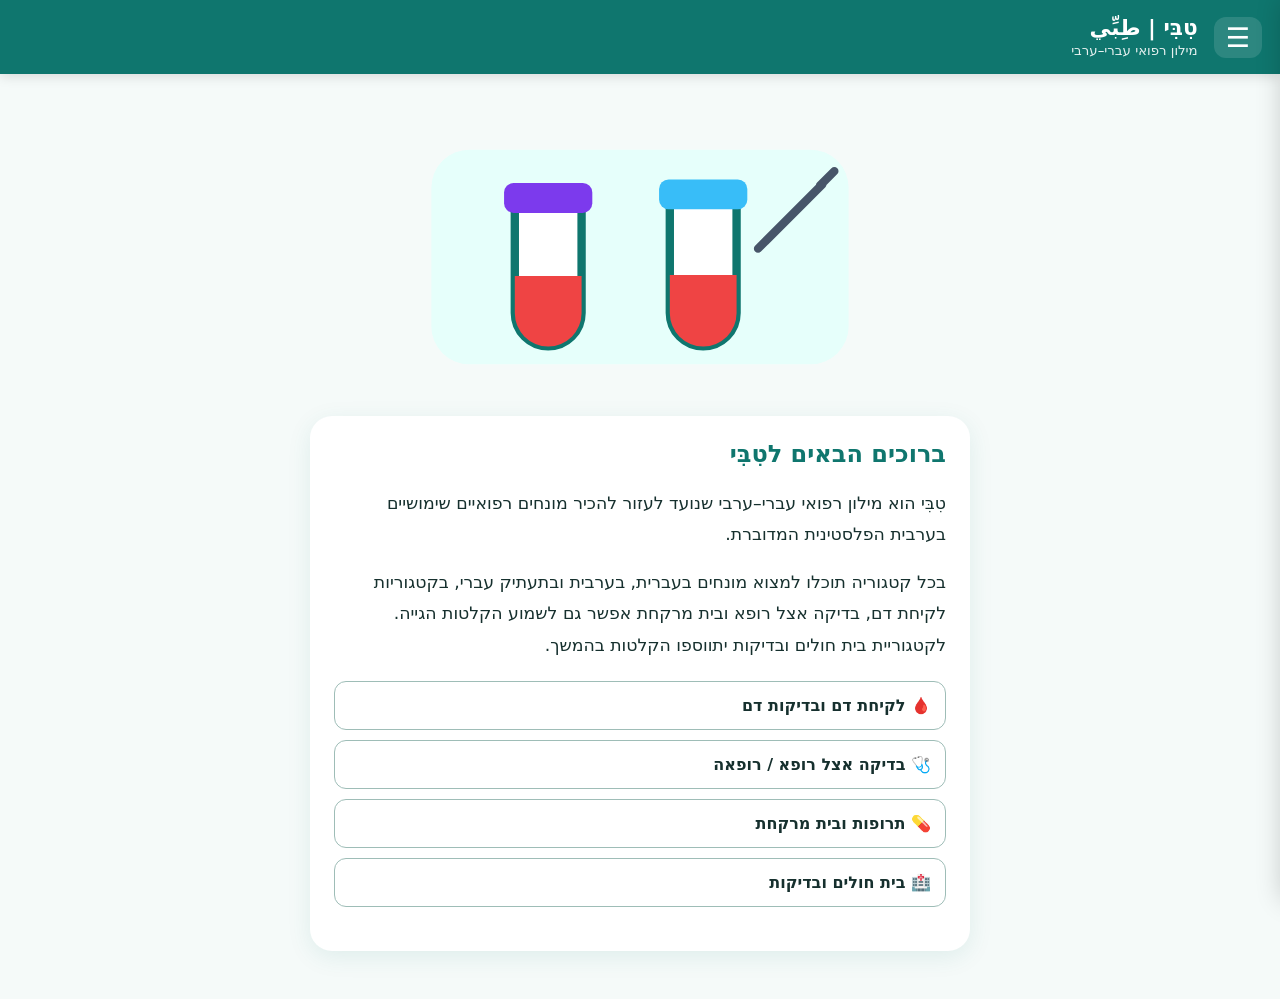
<file: index.html>
<!doctype html><html lang="he" dir="rtl"><head><meta charset="UTF-8"><meta name="viewport" content="width=device-width,initial-scale=1"><meta name="theme-color" content="#0f766e"><title>טִבִּי | طِبِّي</title><link rel="manifest" href="manifest.json"><link rel="icon" href="icon.svg" type="image/svg+xml"><link rel="apple-touch-icon" sizes="192x192" href="icon-192.png"><link rel="stylesheet" href="style.css"></head><body><header><button id="menuBtn" aria-controls="drawer" aria-expanded="false" aria-label="פתיחת תפריט">☰</button><div><b>טִבִּי | طِبِّي</b><small>מילון רפואי עברי–ערבי</small></div></header><div id="shade"></div><nav id="drawer" inert aria-hidden="true" aria-label="תפריט ראשי"><button id="closeBtn" aria-label="סגירת תפריט">×</button><h2>טִבִּי | طِبِّي</h2><a href="index.html">🏠 דף הבית</a><a href="categories/blood/">🩸 לקיחת דם ובדיקות דם</a><a href="categories/doctor/">🩺 בדיקה אצל רופא / רופאה</a><a href="categories/pharmacy/">💊 תרופות ובית מרקחת</a><a href="categories/hospital/">🏥 בית חולים ובדיקות</a></nav><main class="home"><section class="hero" aria-label="איור רפואי"><svg viewBox="0 0 420 260" role="img" aria-label="איור של מבחנות ומחט לבדיקת דם"><rect x="35" y="40" width="350" height="180" rx="32" fill="#e6fffb"/><path d="M105 82v95a28 28 0 0 0 56 0V82" fill="#fff" stroke="#0f766e" stroke-width="7"/><path d="M105 146h56v31a28 28 0 0 1-56 0z" fill="#ef4444"/><rect x="96" y="68" width="74" height="25" rx="8" fill="#7c3aed"/><path d="M235 78v99a28 28 0 0 0 56 0V78" fill="#fff" stroke="#0f766e" stroke-width="7"/><path d="M235 145h56v32a28 28 0 0 1-56 0z" fill="#ef4444"/><rect x="226" y="65" width="74" height="25" rx="8" fill="#38bdf8"/><path d="M315 117l48-48M309 123l12-12M361 70l12-12" stroke="#475569" stroke-width="7" stroke-linecap="round"/></svg></section><section class="intro"><h1>ברוכים הבאים לטִבִּי</h1><p>טִבִּי הוא מילון רפואי עברי–ערבי שנועד לעזור להכיר מונחים רפואיים שימושיים בערבית הפלסטינית המדוברת.</p><p>בכל קטגוריה תוכלו למצוא מונחים בעברית, בערבית ובתעתיק עברי, בקטגוריות לקיחת דם, בדיקה אצל רופא ובית מרקחת אפשר גם לשמוע הקלטות הגייה. לקטגוריית בית חולים ובדיקות יתווספו הקלטות בהמשך.</p><div class="category-links"><a href="categories/blood/">🩸 לקיחת דם ובדיקות דם</a><a href="categories/doctor/">🩺 בדיקה אצל רופא / רופאה</a><a href="categories/pharmacy/">💊 תרופות ובית מרקחת</a><a href="categories/hospital/">🏥 בית חולים ובדיקות</a></div><button id="installBtn" hidden>📲 התקנת היישומון</button></section></main><script src="app.js"></script></body></html>
</file>
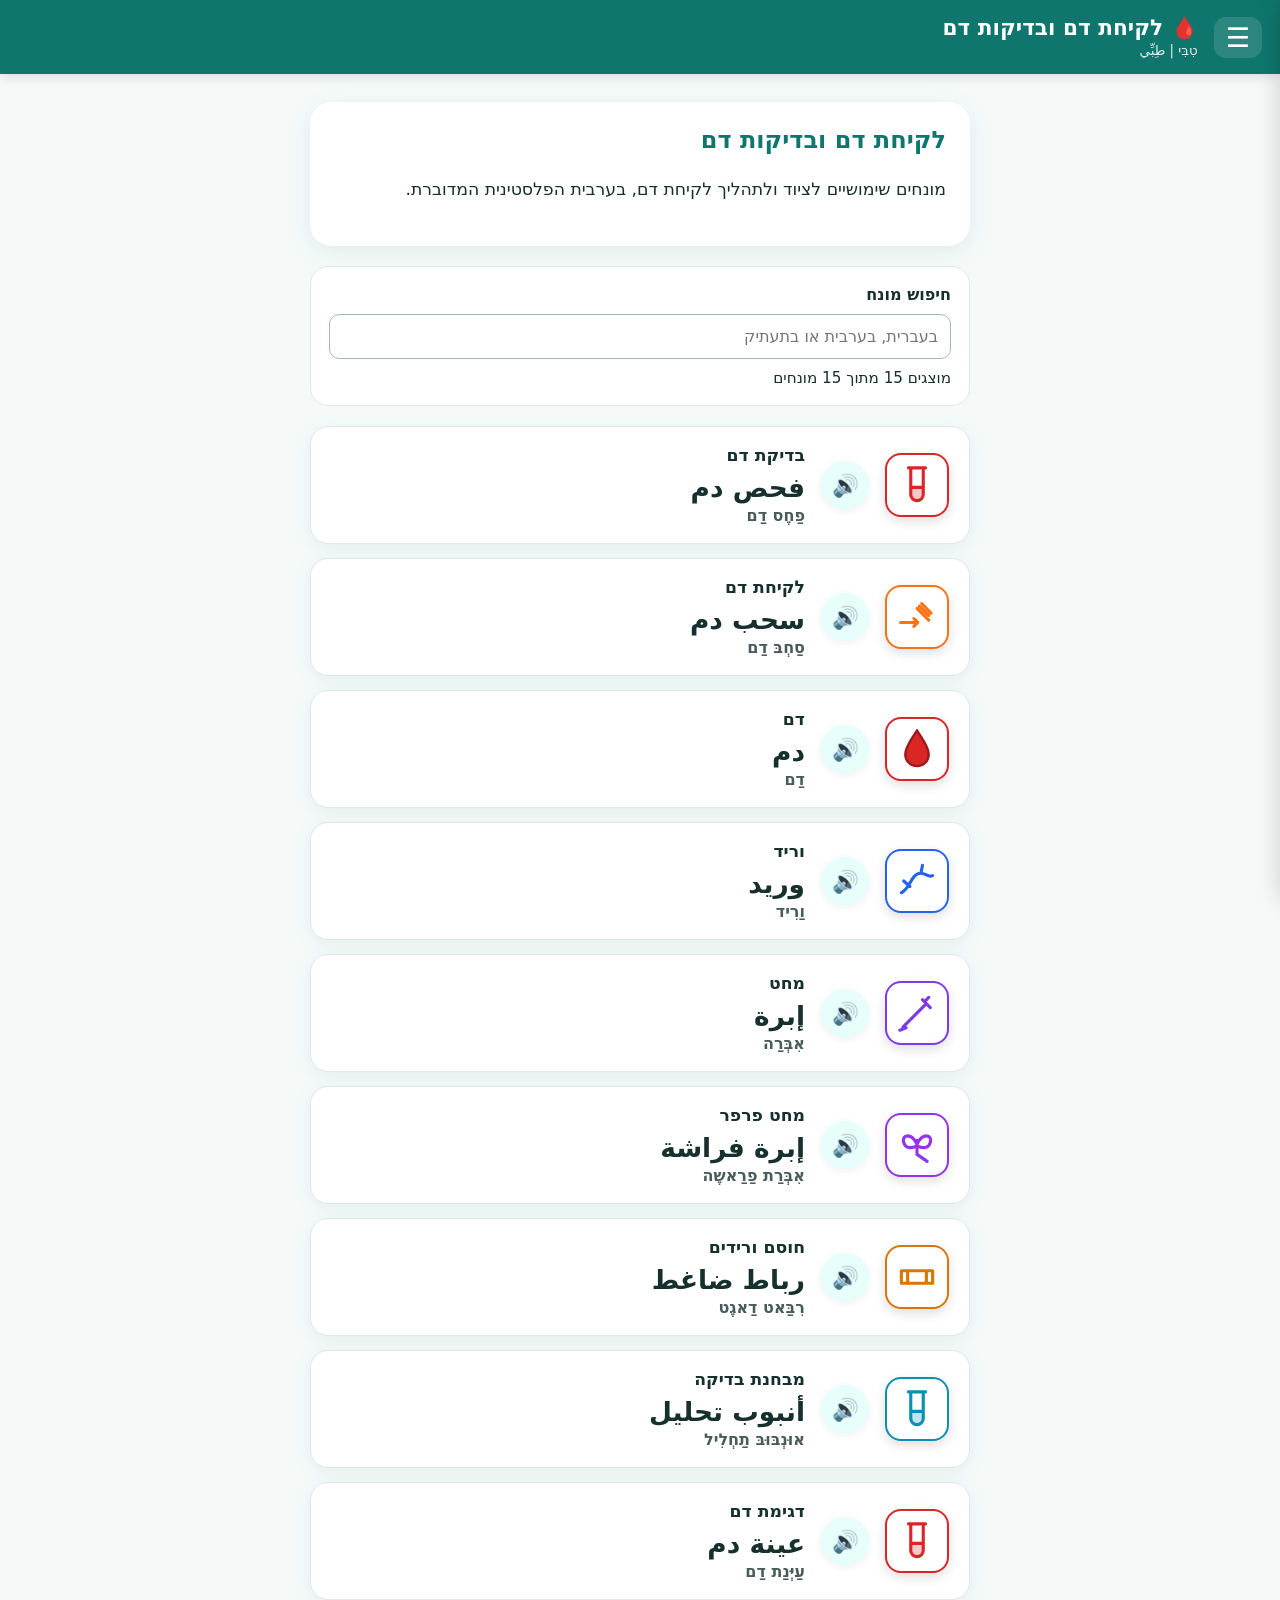
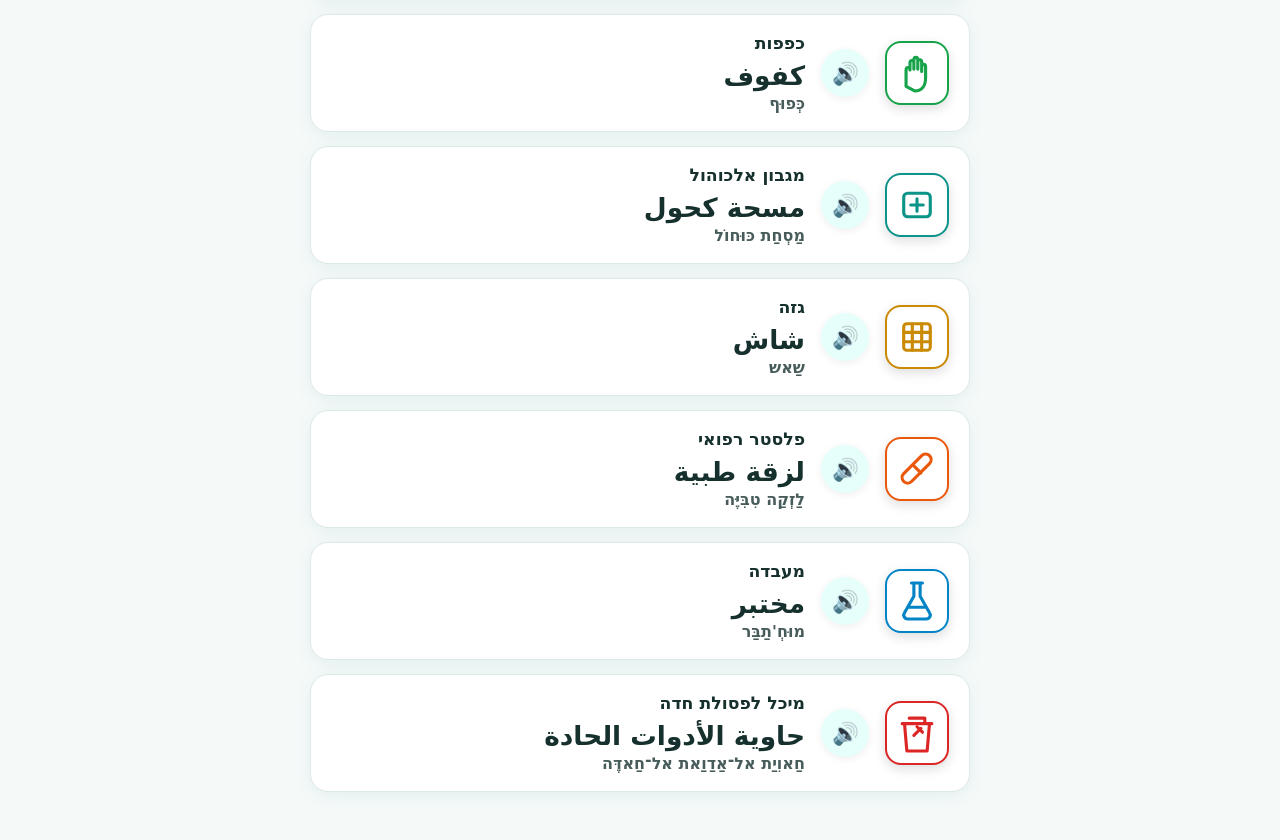
<file: categories/blood/index.html>
<!doctype html><html lang="he" dir="rtl"><head><meta charset="UTF-8"><meta name="viewport" content="width=device-width,initial-scale=1"><meta name="theme-color" content="#0f766e"><title>לקיחת דם | טִבִּי</title><link rel="manifest" href="../../manifest.json"><link rel="icon" href="../../icon.svg" type="image/svg+xml"><link rel="apple-touch-icon" sizes="192x192" href="../../icon-192.png"><link rel="stylesheet" href="../../style.css"></head><body><header><button id="menuBtn" aria-controls="drawer" aria-expanded="false" aria-label="פתיחת תפריט">☰</button><div><b>🩸 לקיחת דם ובדיקות דם</b><small>טִבִּי | طِبِّي</small></div></header><div id="shade"></div><nav id="drawer" inert aria-hidden="true" aria-label="תפריט ראשי"><button id="closeBtn" aria-label="סגירת תפריט">×</button><h2>טִבִּי | طِبِّي</h2><a href="../../index.html">🏠 דף הבית</a><a href="./index.html">🩸 לקיחת דם ובדיקות דם</a><a href="../doctor/">🩺 בדיקה אצל רופא / רופאה</a><a href="../pharmacy/">💊 תרופות ובית מרקחת</a><a href="../hospital/">🏥 בית חולים ובדיקות</a></nav><main class="home"><section class="intro"><h1>לקיחת דם ובדיקות דם</h1><p>מונחים שימושיים לציוד ולתהליך לקיחת דם, בערבית הפלסטינית המדוברת.</p></section><section class="search-box" aria-label="חיפוש בקטגוריה"><label for="termSearch">חיפוש מונח</label><input id="termSearch" type="search" placeholder="בעברית, בערבית או בתעתיק" autocomplete="off"><p id="searchStatus" role="status" aria-live="polite"></p></section><p id="audioStatus" role="status" class="audio-status"></p><section class="terms" aria-label="מונחים"><article class="term-card"><div class="icon-wrap"><svg class="term-icon" viewBox="0 0 64 64" aria-hidden="true"><path stroke="currentColor" stroke-width="3" fill="none" stroke-linecap="round" stroke-linejoin="round" d="M21 10h22M24 10v34a8 8 0 0 0 16 0V10M24 35h16"/><path d="M25.5 36h13v8a6.5 6.5 0 0 1-13 0z" fill="currentColor" opacity=".25"/></svg></div><button class="audio-btn" type="button" data-audio="../../audio/blood/fahas-dam.mp3" aria-label="השמעת ההגייה של בדיקת דם" aria-pressed="false">🔊</button><div class="term-text"><div class="he">בדיקת דם</div><div class="ar" lang="ar" dir="rtl">فحص دم</div><div class="tr">פַחֶס דַם</div></div></article><article class="term-card"><div class="icon-wrap"><svg class="term-icon" viewBox="0 0 64 64" aria-hidden="true"><path stroke="currentColor" stroke-width="3" fill="none" stroke-linecap="round" stroke-linejoin="round" d="M11 39h22m-5-5 5 5-5 5M38 15l12 12M35 18l12 12M32 21l15 15"/></svg></div><button class="audio-btn" type="button" data-audio="../../audio/blood/saheb-dam.mp3" aria-label="השמעת ההגייה של לקיחת דם" aria-pressed="false">🔊</button><div class="term-text"><div class="he">לקיחת דם</div><div class="ar" lang="ar" dir="rtl">سحب دم</div><div class="tr">סַחְבּ דַם</div></div></article><article class="term-card"><div class="icon-wrap"><svg class="term-icon" viewBox="0 0 64 64" aria-hidden="true"><path class="blood-drop" stroke="#991b1b" stroke-width="3" fill="#dc2626" stroke-linecap="round" stroke-linejoin="round" d="M32 8C25 20 17 29 17 39a15 15 0 0 0 30 0C47 29 39 20 32 8z"/></svg></div><button class="audio-btn" type="button" data-audio="../../audio/blood/dam.mp3" aria-label="השמעת ההגייה של דם" aria-pressed="false">🔊</button><div class="term-text"><div class="he">דם</div><div class="ar" lang="ar" dir="rtl">دم</div><div class="tr">דַם</div></div></article><article class="term-card"><div class="icon-wrap"><svg class="term-icon" viewBox="0 0 64 64" aria-hidden="true"><path stroke="currentColor" stroke-width="3" fill="none" stroke-linecap="round" stroke-linejoin="round" d="M12 47c12-5 12-25 25-25 7 0 9 6 15 3M23 39l-8-7m22-10 2-10"/></svg></div><button class="audio-btn" type="button" data-audio="../../audio/blood/warid.mp3" aria-label="השמעת ההגייה של וריד" aria-pressed="false">🔊</button><div class="term-text"><div class="he">וריד</div><div class="ar" lang="ar" dir="rtl">وريد</div><div class="tr">וַרִיד</div></div></article><article class="term-card"><div class="icon-wrap"><svg class="term-icon" viewBox="0 0 64 64" aria-hidden="true"><path stroke="currentColor" stroke-width="3" fill="none" stroke-linecap="round" stroke-linejoin="round" d="M14 50l30-30m-5-5 10 10M10 54l8-3m24-34 5-5"/></svg></div><button class="audio-btn" type="button" data-audio="../../audio/blood/ibra.mp3" aria-label="השמעת ההגייה של מחט" aria-pressed="false">🔊</button><div class="term-text"><div class="he">מחט</div><div class="ar" lang="ar" dir="rtl">إبرة</div><div class="tr">אִבְּרַה</div></div></article><article class="term-card"><div class="icon-wrap"><svg class="term-icon" viewBox="0 0 64 64" aria-hidden="true"><path stroke="currentColor" stroke-width="3" fill="none" stroke-linecap="round" stroke-linejoin="round" d="M32 31c-7-15-20-13-17-2 2 7 9 8 17 4m0-2c7-15 20-13 17-2-2 7-9 8-17 4m0-7v18m0 0 13 9"/></svg></div><button class="audio-btn" type="button" data-audio="../../audio/blood/ibrat-farashe.mp3" aria-label="השמעת ההגייה של מחט פרפר" aria-pressed="false">🔊</button><div class="term-text"><div class="he">מחט פרפר</div><div class="ar" lang="ar" dir="rtl">إبرة فراشة</div><div class="tr">אִבְּרַת פַרַאשֶה</div></div></article><article class="term-card"><div class="icon-wrap"><svg class="term-icon" viewBox="0 0 64 64" aria-hidden="true"><path stroke="currentColor" stroke-width="3" fill="none" stroke-linecap="round" stroke-linejoin="round" d="M12 24h40v16H12zM20 24v16m24-16v16"/></svg></div><button class="audio-btn" type="button" data-audio="../../audio/blood/ribaat-daaghet.mp3" aria-label="השמעת ההגייה של חוסם ורידים" aria-pressed="false">🔊</button><div class="term-text"><div class="he">חוסם ורידים</div><div class="ar" lang="ar" dir="rtl">رباط ضاغط</div><div class="tr">רִבַּאט דַאגֶט</div></div></article><article class="term-card"><div class="icon-wrap"><svg class="term-icon" viewBox="0 0 64 64" aria-hidden="true"><path stroke="currentColor" stroke-width="3" fill="none" stroke-linecap="round" stroke-linejoin="round" d="M21 10h22M24 10v34a8 8 0 0 0 16 0V10M24 35h16"/><path d="M25.5 36h13v8a6.5 6.5 0 0 1-13 0z" fill="currentColor" opacity=".25"/></svg></div><button class="audio-btn" type="button" data-audio="../../audio/blood/unboob-tahleel.mp3" aria-label="השמעת ההגייה של מבחנת בדיקה" aria-pressed="false">🔊</button><div class="term-text"><div class="he">מבחנת בדיקה</div><div class="ar" lang="ar" dir="rtl">أنبوب تحليل</div><div class="tr">אוּנְבּוּבּ תַחְלִיל</div></div></article><article class="term-card"><div class="icon-wrap"><svg class="term-icon" viewBox="0 0 64 64" aria-hidden="true"><path stroke="currentColor" stroke-width="3" fill="none" stroke-linecap="round" stroke-linejoin="round" d="M21 10h22M24 10v34a8 8 0 0 0 16 0V10M24 35h16"/><path d="M25.5 36h13v8a6.5 6.5 0 0 1-13 0z" fill="currentColor" opacity=".25"/></svg></div><button class="audio-btn" type="button" data-audio="../../audio/blood/ayynet-dam.mp3" aria-label="השמעת ההגייה של דגימת דם" aria-pressed="false">🔊</button><div class="term-text"><div class="he">דגימת דם</div><div class="ar" lang="ar" dir="rtl">عينة دم</div><div class="tr">עַיְּנַת דַם</div></div></article><article class="term-card"><div class="icon-wrap"><svg class="term-icon" viewBox="0 0 64 64" aria-hidden="true"><path stroke="currentColor" stroke-width="3" fill="none" stroke-linecap="round" stroke-linejoin="round" d="M18 49V28c0-4 5-4 5 0v-9c0-4 5-4 5 0v8-12c0-4 5-4 5 0v12-9c0-4 5-4 5 0v12-6c0-4 5-4 5 0v14c0 13-7 17-14 17z"/></svg></div><button class="audio-btn" type="button" data-audio="../../audio/blood/kfoof.mp3" aria-label="השמעת ההגייה של כפפות" aria-pressed="false">🔊</button><div class="term-text"><div class="he">כפפות</div><div class="ar" lang="ar" dir="rtl">كفوف</div><div class="tr">כְּפוּף</div></div></article><article class="term-card"><div class="icon-wrap"><svg class="term-icon" viewBox="0 0 64 64" aria-hidden="true"><rect stroke="currentColor" stroke-width="3" fill="none" stroke-linecap="round" stroke-linejoin="round" x="15" y="17" width="34" height="30" rx="5"/><path stroke="currentColor" stroke-width="3" fill="none" stroke-linecap="round" stroke-linejoin="round" d="M24 32h16M32 24v16"/></svg></div><button class="audio-btn" type="button" data-audio="../../audio/blood/mashat-kuhool.mp3" aria-label="השמעת ההגייה של מגבון אלכוהול" aria-pressed="false">🔊</button><div class="term-text"><div class="he">מגבון אלכוהול</div><div class="ar" lang="ar" dir="rtl">مسحة كحول</div><div class="tr">מַסְחַת כּוּחוֹל</div></div></article><article class="term-card"><div class="icon-wrap"><svg class="term-icon" viewBox="0 0 64 64" aria-hidden="true"><rect stroke="currentColor" stroke-width="3" fill="none" stroke-linecap="round" stroke-linejoin="round" x="15" y="15" width="34" height="34" rx="4"/><path stroke="currentColor" stroke-width="3" fill="none" stroke-linecap="round" stroke-linejoin="round" d="M15 26h34M15 38h34M26 15v34M38 15v34"/></svg></div><button class="audio-btn" type="button" data-audio="../../audio/blood/shaash.mp3" aria-label="השמעת ההגייה של גזה" aria-pressed="false">🔊</button><div class="term-text"><div class="he">גזה</div><div class="ar" lang="ar" dir="rtl">شاش</div><div class="tr">שַאש</div></div></article><article class="term-card"><div class="icon-wrap"><svg class="term-icon" viewBox="0 0 64 64" aria-hidden="true"><path stroke="currentColor" stroke-width="3" fill="none" stroke-linecap="round" stroke-linejoin="round" d="M15 38l23-23a7 7 0 0 1 10 10L25 48a7 7 0 0 1-10-10z"/><path stroke="currentColor" stroke-width="3" fill="none" stroke-linecap="round" stroke-linejoin="round" d="M27 27l10 10"/></svg></div><button class="audio-btn" type="button" data-audio="../../audio/blood/lazga-tibbiye.mp3" aria-label="השמעת ההגייה של פלסטר רפואי" aria-pressed="false">🔊</button><div class="term-text"><div class="he">פלסטר רפואי</div><div class="ar" lang="ar" dir="rtl">لزقة طبية</div><div class="tr">לַזְקַה טִבִּיֶּה</div></div></article><article class="term-card"><div class="icon-wrap"><svg class="term-icon" viewBox="0 0 64 64" aria-hidden="true"><path stroke="currentColor" stroke-width="3" fill="none" stroke-linecap="round" stroke-linejoin="round" d="M25 9h14M28 9v17L16 47a5 5 0 0 0 4 8h24a5 5 0 0 0 4-8L36 26V9M22 40h20"/></svg></div><button class="audio-btn" type="button" data-audio="../../audio/blood/mukhtabar.mp3" aria-label="השמעת ההגייה של מעבדה" aria-pressed="false">🔊</button><div class="term-text"><div class="he">מעבדה</div><div class="ar" lang="ar" dir="rtl">مختبر</div><div class="tr">מוּחְ'תַבַּר</div></div></article><article class="term-card"><div class="icon-wrap"><svg class="term-icon" viewBox="0 0 64 64" aria-hidden="true"><path stroke="currentColor" stroke-width="3" fill="none" stroke-linecap="round" stroke-linejoin="round" d="M16 20h32l-3 35H19zM13 20h38M22 13h20v7"/><path stroke="currentColor" stroke-width="3" fill="none" stroke-linecap="round" stroke-linejoin="round" d="M28 35l9-9m-5-2 7 7"/></svg></div><button class="audio-btn" type="button" data-audio="../../audio/blood/hawyet-il-adawaat-il-haadde.mp3" aria-label="השמעת ההגייה של מיכל לפסולת חדה" aria-pressed="false">🔊</button><div class="term-text"><div class="he">מיכל לפסולת חדה</div><div class="ar" lang="ar" dir="rtl">حاوية الأدوات الحادة</div><div class="tr">חַאוִיַת אל־אַדַוַאת אל־חַאדֶּה</div></div></article></section></main><script src="../../app.js"></script></body></html>
</file>
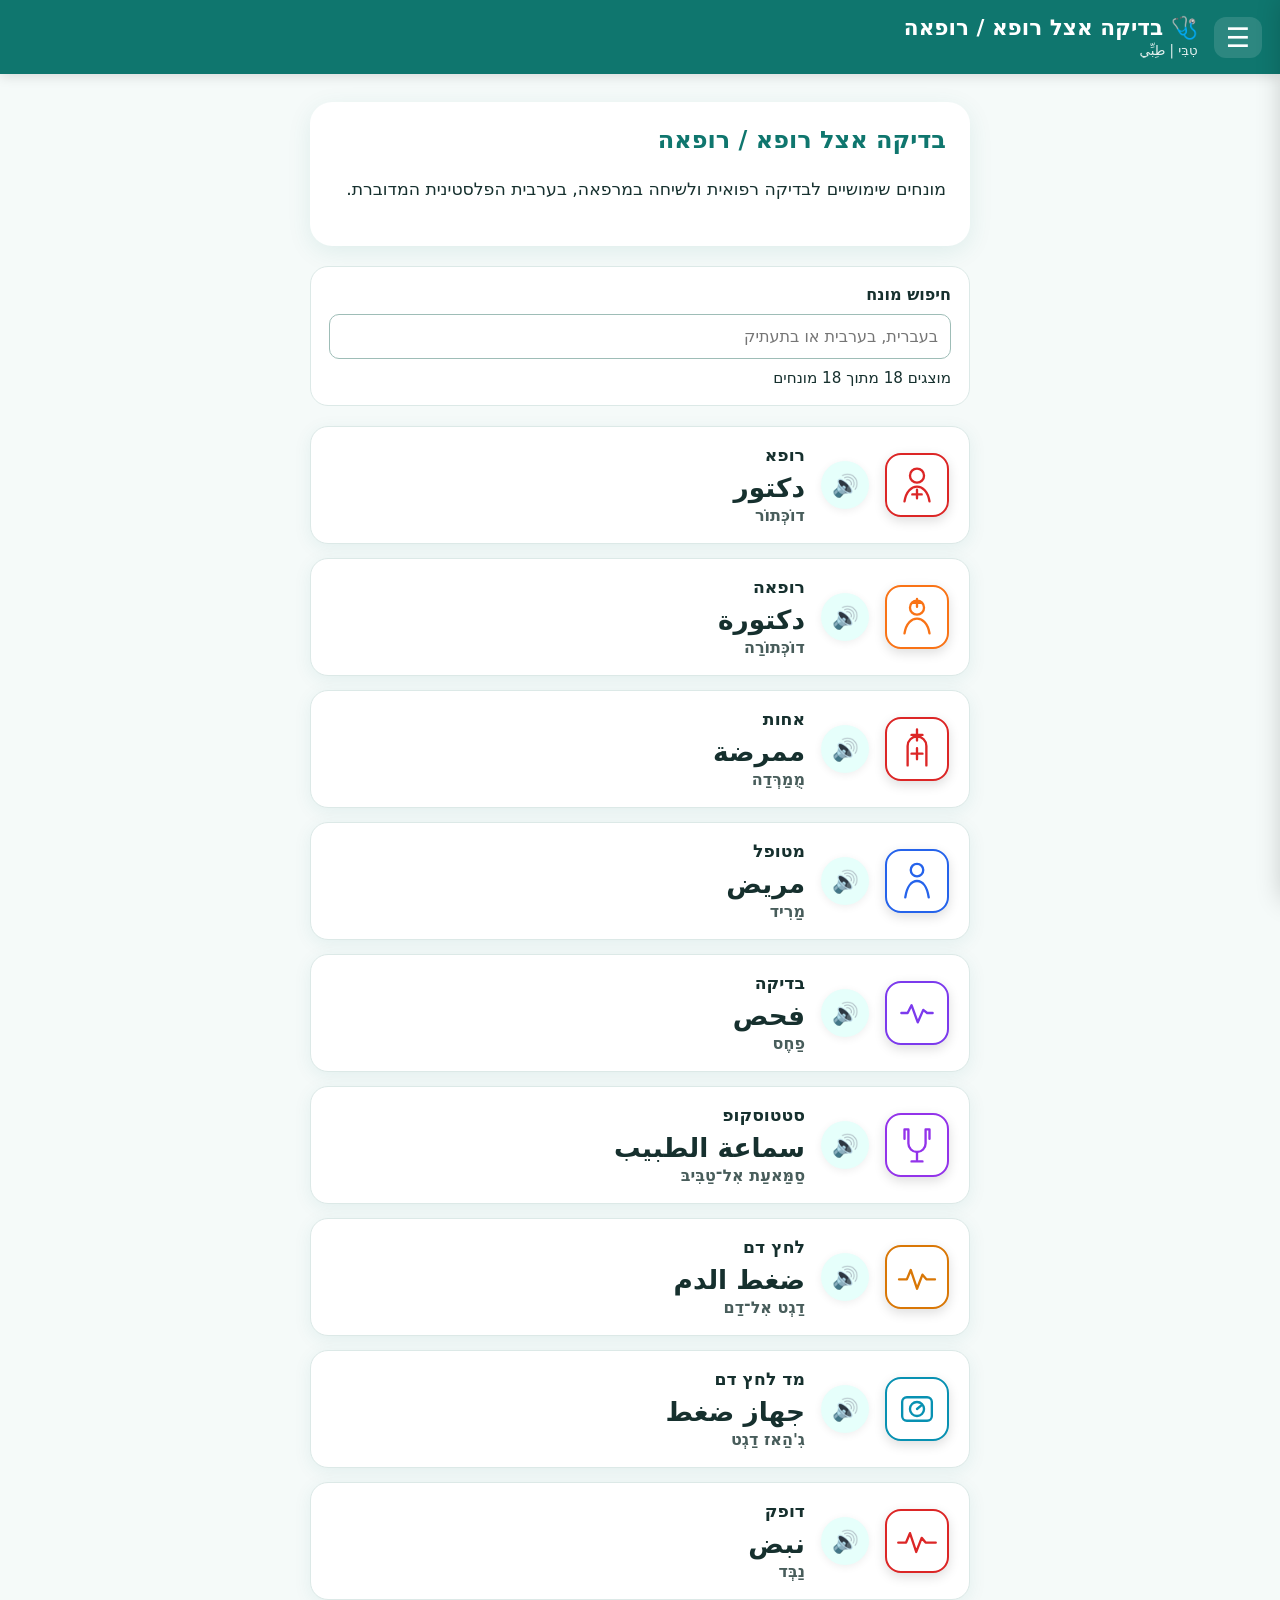
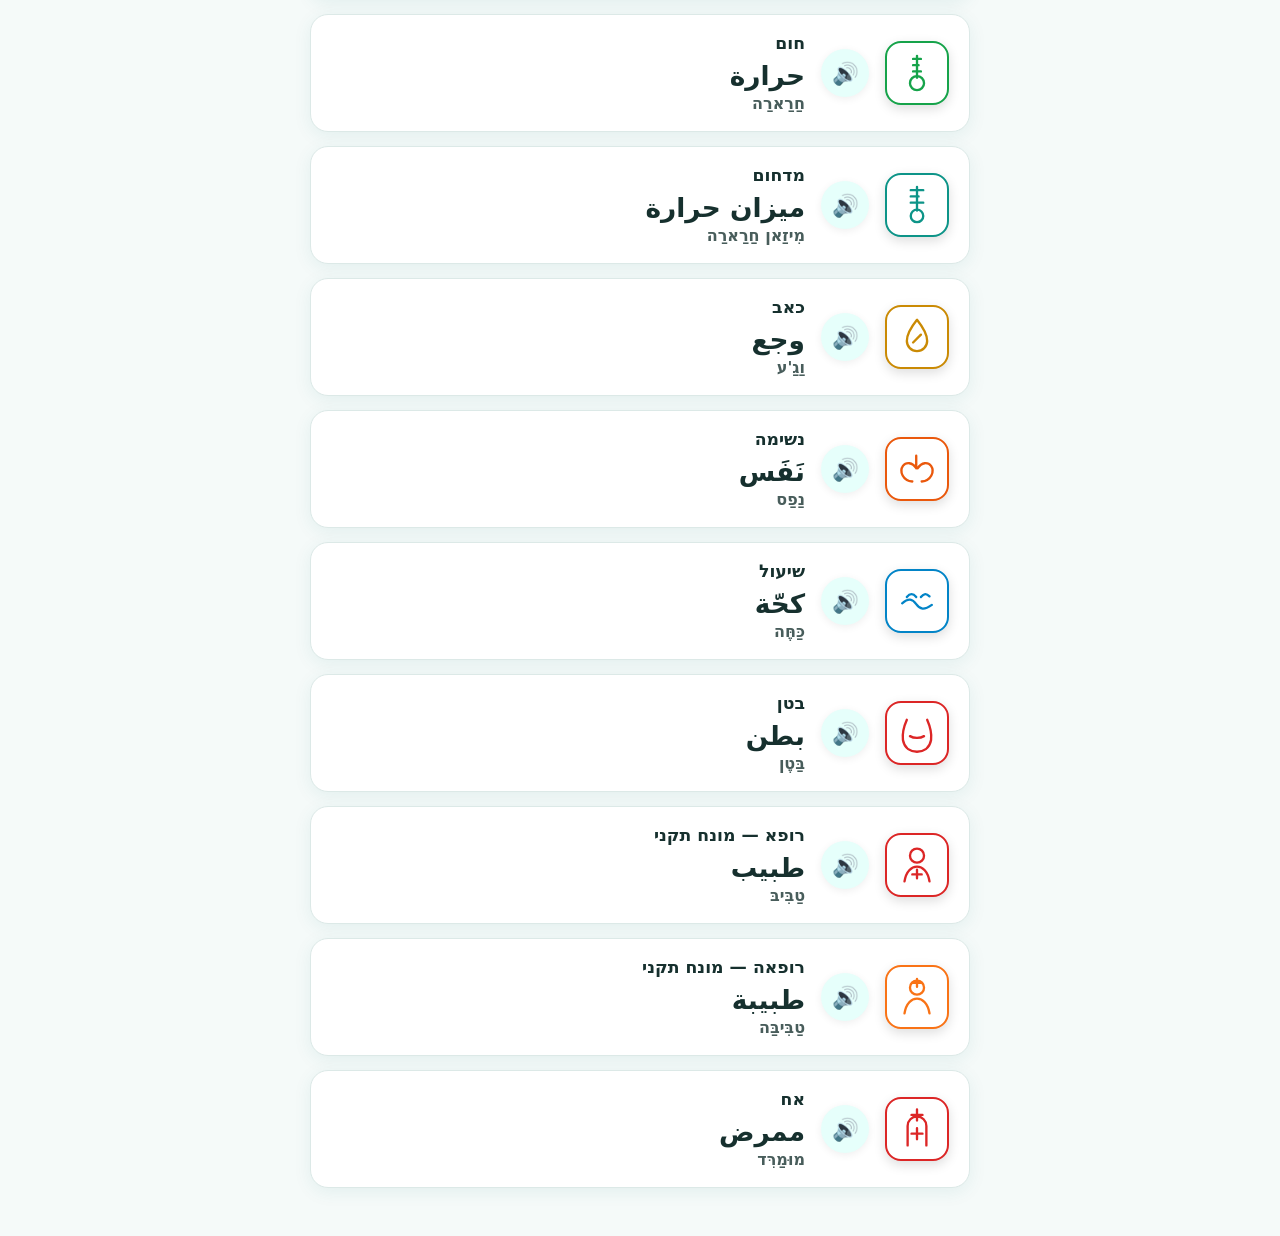
<file: categories/doctor/index.html>
<!doctype html><html lang="he" dir="rtl"><head><meta charset="UTF-8"><meta name="viewport" content="width=device-width,initial-scale=1"><meta name="theme-color" content="#0f766e"><title>בדיקה אצל רופא | טִבִּי</title><link rel="manifest" href="../../manifest.json"><link rel="icon" href="../../icon.svg" type="image/svg+xml"><link rel="apple-touch-icon" sizes="192x192" href="../../icon-192.png"><link rel="stylesheet" href="../../style.css"></head><body><header><button id="menuBtn" aria-controls="drawer" aria-expanded="false" aria-label="פתיחת תפריט">☰</button><div><b>🩺 בדיקה אצל רופא / רופאה</b><small>טִבִּי | طِبِّي</small></div></header><div id="shade"></div><nav id="drawer" inert aria-hidden="true" aria-label="תפריט ראשי"><button id="closeBtn" aria-label="סגירת תפריט">×</button><h2>טִבִּי | طِبِّي</h2><a href="../../index.html">🏠 דף הבית</a><a href="../blood/">🩸 לקיחת דם ובדיקות דם</a><a href="./">🩺 בדיקה אצל רופא / רופאה</a><a href="../pharmacy/">💊 תרופות ובית מרקחת</a><a href="../hospital/">🏥 בית חולים ובדיקות</a></nav><main class="home"><section class="intro"><h1>בדיקה אצל רופא / רופאה</h1><p>מונחים שימושיים לבדיקה רפואית ולשיחה במרפאה, בערבית הפלסטינית המדוברת.</p></section><section class="search-box" aria-label="חיפוש בקטגוריה"><label for="termSearch">חיפוש מונח</label><input id="termSearch" type="search" placeholder="בעברית, בערבית או בתעתיק" autocomplete="off"><p id="searchStatus" role="status" aria-live="polite"></p></section><p id="audioStatus" role="status" class="audio-status"></p><section class="terms" aria-label="מונחים"><article class="term-card"><div class="icon-wrap"><svg class="term-icon" viewBox="0 0 64 64" aria-hidden="true" stroke="currentColor" stroke-width="3" fill="none" stroke-linecap="round" stroke-linejoin="round"><circle cx="32" cy="20" r="9"/><path d="M16 53c2-13 9-19 16-19s14 6 16 19M32 38v11M26 44h12"/></svg></div><button class="audio-btn" type="button" data-audio="../../audio/doctor/doktor.mp3" aria-label="השמעת ההגייה של רופא" aria-pressed="false">🔊</button><div class="term-text"><div class="he">רופא</div><div class="ar" lang="ar" dir="rtl">دكتور</div><div class="tr">דוֹכְּתוֹר</div></div></article><article class="term-card"><div class="icon-wrap"><svg class="term-icon" viewBox="0 0 64 64" aria-hidden="true" stroke="currentColor" stroke-width="3" fill="none" stroke-linecap="round" stroke-linejoin="round"><circle cx="32" cy="20" r="9"/><path d="M16 53c2-13 9-19 16-19s14 6 16 19M27 14h10M32 9v10"/></svg></div><button class="audio-btn" type="button" data-audio="../../audio/doctor/doktora.mp3" aria-label="השמעת ההגייה של רופאה" aria-pressed="false">🔊</button><div class="term-text"><div class="he">רופאה</div><div class="ar" lang="ar" dir="rtl">دكتورة</div><div class="tr">דוֹכְּתוֹרַה</div></div></article><article class="term-card"><div class="icon-wrap"><svg class="term-icon" viewBox="0 0 64 64" aria-hidden="true" stroke="currentColor" stroke-width="3" fill="none" stroke-linecap="round" stroke-linejoin="round"><path d="M20 53V28a12 12 0 0 1 24 0v25M25 14h14M32 7v14"/><path d="M25 38h14M32 31v14"/></svg></div><button class="audio-btn" type="button" data-audio="../../audio/doctor/mumarrida.mp3" aria-label="השמעת ההגייה של אחות" aria-pressed="false">🔊</button><div class="term-text"><div class="he">אחות</div><div class="ar" lang="ar" dir="rtl">ممرضة</div><div class="tr">מֻמַרְּדַה</div></div></article><article class="term-card"><div class="icon-wrap"><svg class="term-icon" viewBox="0 0 64 64" aria-hidden="true" stroke="currentColor" stroke-width="3" fill="none" stroke-linecap="round" stroke-linejoin="round"><circle cx="32" cy="18" r="8"/><path d="M17 53c2-14 8-21 15-21s13 7 15 21"/></svg></div><button class="audio-btn" type="button" data-audio="../../audio/doctor/marid.mp3" aria-label="השמעת ההגייה של מטופל" aria-pressed="false">🔊</button><div class="term-text"><div class="he">מטופל</div><div class="ar" lang="ar" dir="rtl">مريض</div><div class="tr">מַרִיד</div></div></article><article class="term-card"><div class="icon-wrap"><svg class="term-icon" viewBox="0 0 64 64" aria-hidden="true" stroke="currentColor" stroke-width="3" fill="none" stroke-linecap="round" stroke-linejoin="round"><path d="M12 32h8l5-10 8 22 7-16 5 4h7"/></svg></div><button class="audio-btn" type="button" data-audio="../../audio/doctor/fahes.mp3" aria-label="השמעת ההגייה של בדיקה" aria-pressed="false">🔊</button><div class="term-text"><div class="he">בדיקה</div><div class="ar" lang="ar" dir="rtl">فحص</div><div class="tr">פַחֶס</div></div></article><article class="term-card"><div class="icon-wrap"><svg class="term-icon" viewBox="0 0 64 64" aria-hidden="true" stroke="currentColor" stroke-width="3" fill="none" stroke-linecap="round" stroke-linejoin="round"><path d="M21 12v18a11 11 0 0 0 22 0V12M21 12h-5v12M43 12h5v12M32 41v10M25 53h14"/></svg></div><button class="audio-btn" type="button" data-audio="../../audio/doctor/sammaet-it-tabib.mp3" aria-label="השמעת ההגייה של סטטוסקופ" aria-pressed="false">🔊</button><div class="term-text"><div class="he">סטטוסקופ</div><div class="ar" lang="ar" dir="rtl">سماعة الطبيب</div><div class="tr">סַמַּאעַת אִל־טַבִּיבּ</div></div></article><article class="term-card"><div class="icon-wrap"><svg class="term-icon" viewBox="0 0 64 64" aria-hidden="true" stroke="currentColor" stroke-width="3" fill="none" stroke-linecap="round" stroke-linejoin="round"><path d="M9 35h10l5-12 8 24 7-18 5 6h11"/></svg></div><button class="audio-btn" type="button" data-audio="../../audio/doctor/daght-dam.mp3" aria-label="השמעת ההגייה של לחץ דם" aria-pressed="false">🔊</button><div class="term-text"><div class="he">לחץ דם</div><div class="ar" lang="ar" dir="rtl">ضغط الدم</div><div class="tr">דַגְט אִל־דַם</div></div></article><article class="term-card"><div class="icon-wrap"><svg class="term-icon" viewBox="0 0 64 64" aria-hidden="true" stroke="currentColor" stroke-width="3" fill="none" stroke-linecap="round" stroke-linejoin="round"><rect x="13" y="17" width="38" height="30" rx="6"/><circle cx="32" cy="32" r="9"/><path d="M32 32l6-5"/></svg></div><button class="audio-btn" type="button" data-audio="../../audio/doctor/jihaaz-daght.mp3" aria-label="השמעת ההגייה של מד לחץ דם" aria-pressed="false">🔊</button><div class="term-text"><div class="he">מד לחץ דם</div><div class="ar" lang="ar" dir="rtl">جهاز ضغط</div><div class="tr">גִ'הַאז דַגְט</div></div></article><article class="term-card"><div class="icon-wrap"><svg class="term-icon" viewBox="0 0 64 64" aria-hidden="true" stroke="currentColor" stroke-width="3" fill="none" stroke-linecap="round" stroke-linejoin="round"><path d="M8 34h10l5-12 8 24 7-18 5 6h13"/></svg></div><button class="audio-btn" type="button" data-audio="../../audio/doctor/nabd.mp3" aria-label="השמעת ההגייה של דופק" aria-pressed="false">🔊</button><div class="term-text"><div class="he">דופק</div><div class="ar" lang="ar" dir="rtl">نبض</div><div class="tr">נַבְּד</div></div></article><article class="term-card"><div class="icon-wrap"><svg class="term-icon" viewBox="0 0 64 64" aria-hidden="true" stroke="currentColor" stroke-width="3" fill="none" stroke-linecap="round" stroke-linejoin="round"><path d="M32 10v28"/><circle cx="32" cy="45" r="9"/><path d="M27 14h10M27 22h7M27 30h10"/></svg></div><button class="audio-btn" type="button" data-audio="../../audio/doctor/harara.mp3" aria-label="השמעת ההגייה של חום" aria-pressed="false">🔊</button><div class="term-text"><div class="he">חום</div><div class="ar" lang="ar" dir="rtl">حرارة</div><div class="tr">חַרַארַה</div></div></article><article class="term-card"><div class="icon-wrap"><svg class="term-icon" viewBox="0 0 64 64" aria-hidden="true" stroke="currentColor" stroke-width="3" fill="none" stroke-linecap="round" stroke-linejoin="round"><path d="M32 9v30"/><circle cx="32" cy="46" r="8"/><path d="M24 13h16M24 21h10M24 29h16"/></svg></div><button class="audio-btn" type="button" data-audio="../../audio/doctor/mizan-harara.mp3" aria-label="השמעת ההגייה של מדחום" aria-pressed="false">🔊</button><div class="term-text"><div class="he">מדחום</div><div class="ar" lang="ar" dir="rtl">ميزان حرارة</div><div class="tr">מִיזַאן חַרַארַה</div></div></article><article class="term-card"><div class="icon-wrap"><svg class="term-icon" viewBox="0 0 64 64" aria-hidden="true" stroke="currentColor" stroke-width="3" fill="none" stroke-linecap="round" stroke-linejoin="round"><path d="M32 10c-8 10-13 18-13 27a13 13 0 0 0 26 0c0-9-5-17-13-27z"/><path d="M27 39l10-10"/></svg></div><button class="audio-btn" type="button" data-audio="../../audio/doctor/waja.mp3" aria-label="השמעת ההגייה של כאב" aria-pressed="false">🔊</button><div class="term-text"><div class="he">כאב</div><div class="ar" lang="ar" dir="rtl">وجع</div><div class="tr">וַגַ'ע</div></div></article><article class="term-card"><div class="icon-wrap"><svg class="term-icon" viewBox="0 0 64 64" aria-hidden="true" stroke="currentColor" stroke-width="3" fill="none" stroke-linecap="round" stroke-linejoin="round"><path d="M31 31V15M31 31c-5-8-13-8-17-3-5 7 0 19 12 20M33 31c5-8 13-8 17-3 5 7 0 19-12 20"/></svg></div><button class="audio-btn" type="button" data-audio="../../audio/doctor/nafas.mp3" aria-label="השמעת ההגייה של נשימה" aria-pressed="false">🔊</button><div class="term-text"><div class="he">נשימה</div><div class="ar" lang="ar" dir="rtl">نَفَس</div><div class="tr">נַפַס</div></div></article><article class="term-card"><div class="icon-wrap"><svg class="term-icon" viewBox="0 0 64 64" aria-hidden="true" stroke="currentColor" stroke-width="3" fill="none" stroke-linecap="round" stroke-linejoin="round"><path d="M13 35c8-7 13-6 18 1s10 8 20 1M19 27c4-5 8-5 12 0M37 27c4-5 7-5 11-1"/></svg></div><button class="audio-btn" type="button" data-audio="../../audio/doctor/kihha.mp3" aria-label="השמעת ההגייה של שיעול" aria-pressed="false">🔊</button><div class="term-text"><div class="he">שיעול</div><div class="ar" lang="ar" dir="rtl">كحّة</div><div class="tr">כַּחֶּה</div></div></article><article class="term-card"><div class="icon-wrap"><svg class="term-icon" viewBox="0 0 64 64" aria-hidden="true" stroke="currentColor" stroke-width="3" fill="none" stroke-linecap="round" stroke-linejoin="round"><path d="M19 15c-4 9-6 18-5 26 2 11 10 15 18 15s16-4 18-15c1-8-1-17-5-26M23 36c5 3 13 3 18 0"/></svg></div><button class="audio-btn" type="button" data-audio="../../audio/doctor/baten.mp3" aria-label="השמעת ההגייה של בטן" aria-pressed="false">🔊</button><div class="term-text"><div class="he">בטן</div><div class="ar" lang="ar" dir="rtl">بطن</div><div class="tr">בַּטֶן</div></div></article><article class="term-card"><div class="icon-wrap"><svg class="term-icon" viewBox="0 0 64 64" aria-hidden="true" stroke="currentColor" stroke-width="3" fill="none" stroke-linecap="round" stroke-linejoin="round"><circle cx="32" cy="20" r="9"/><path d="M16 53c2-13 9-19 16-19s14 6 16 19M32 38v11M26 44h12"/></svg></div><button class="audio-btn" type="button" data-audio="../../audio/doctor/tabib.mp3" aria-label="השמעת ההגייה של רופא — מונח תקני" aria-pressed="false">🔊</button><div class="term-text"><div class="he">רופא — מונח תקני</div><div class="ar" lang="ar" dir="rtl">طبيب</div><div class="tr">טַבִּיבּ</div></div></article><article class="term-card"><div class="icon-wrap"><svg class="term-icon" viewBox="0 0 64 64" aria-hidden="true" stroke="currentColor" stroke-width="3" fill="none" stroke-linecap="round" stroke-linejoin="round"><circle cx="32" cy="20" r="9"/><path d="M16 53c2-13 9-19 16-19s14 6 16 19M27 14h10M32 9v10"/></svg></div><button class="audio-btn" type="button" data-audio="../../audio/doctor/tabiba.mp3" aria-label="השמעת ההגייה של רופאה — מונח תקני" aria-pressed="false">🔊</button><div class="term-text"><div class="he">רופאה — מונח תקני</div><div class="ar" lang="ar" dir="rtl">طبيبة</div><div class="tr">טַבִּיבַּה</div></div></article><article class="term-card"><div class="icon-wrap"><svg class="term-icon" viewBox="0 0 64 64" aria-hidden="true" stroke="currentColor" stroke-width="3" fill="none" stroke-linecap="round" stroke-linejoin="round"><path d="M20 53V28a12 12 0 0 1 24 0v25M25 14h14M32 7v14"/><path d="M25 38h14M32 31v14"/></svg></div><button class="audio-btn" type="button" data-audio="../../audio/doctor/mumarrid.mp3" aria-label="השמעת ההגייה של אח" aria-pressed="false">🔊</button><div class="term-text"><div class="he">אח</div><div class="ar" lang="ar" dir="rtl">ممرض</div><div class="tr">מוּמַרִּד</div></div></article></section></main><script src="../../app.js"></script></body></html>
</file>
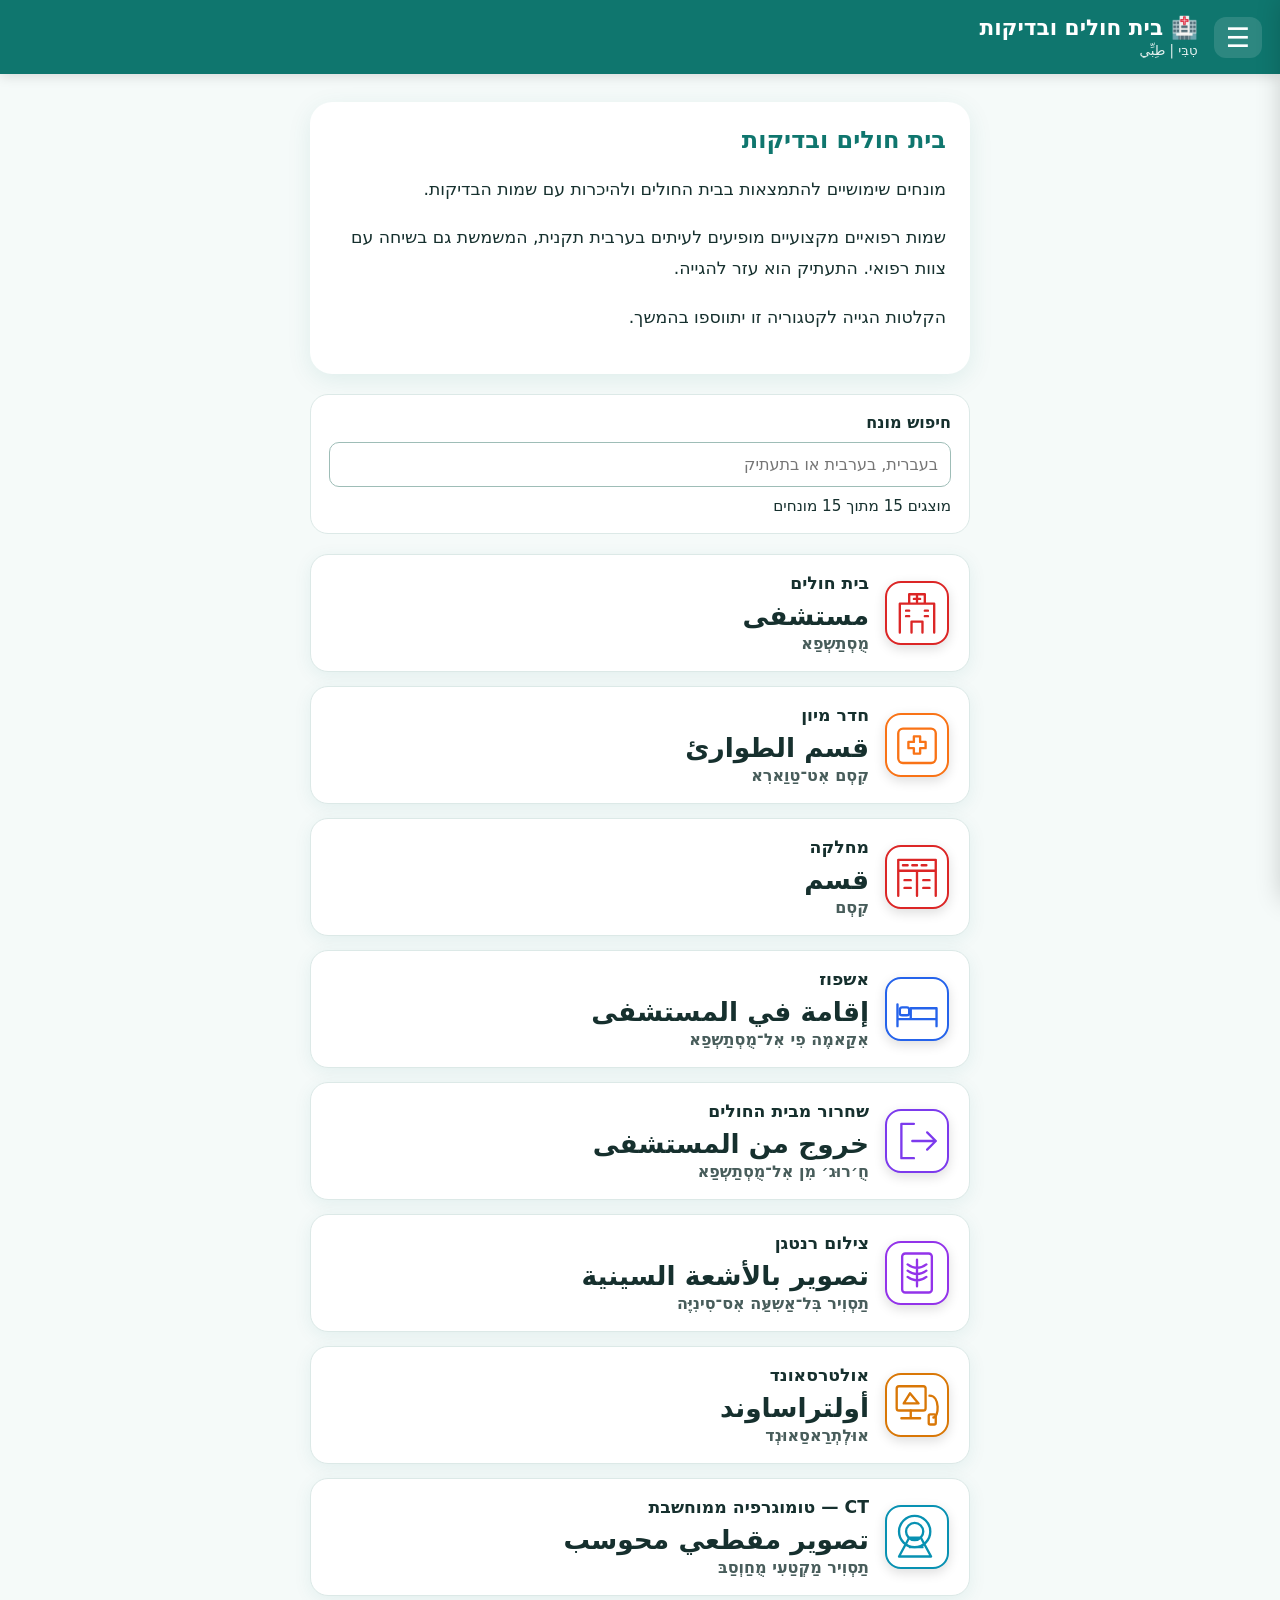
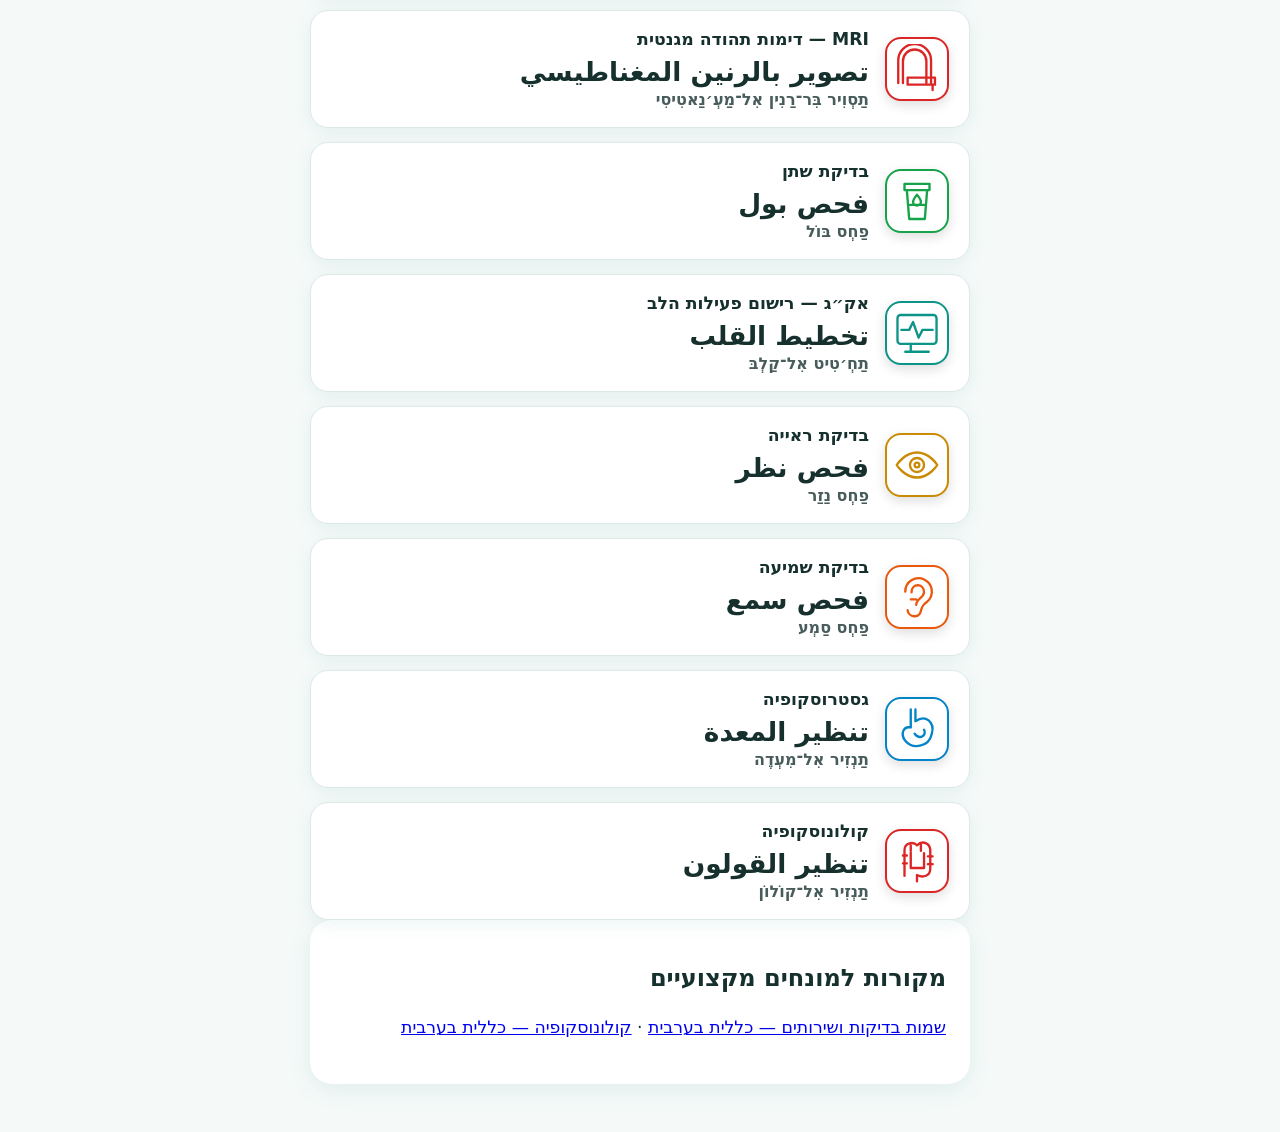
<file: categories/hospital/index.html>
<!doctype html><html lang="he" dir="rtl"><head><meta charset="UTF-8"><meta name="viewport" content="width=device-width,initial-scale=1"><meta name="theme-color" content="#0f766e"><title>בית חולים ובדיקות | טִבִּי</title><link rel="manifest" href="../../manifest.json"><link rel="icon" href="../../icon.svg" type="image/svg+xml"><link rel="apple-touch-icon" sizes="192x192" href="../../icon-192.png"><link rel="stylesheet" href="../../style.css"></head><body><header><button id="menuBtn" aria-controls="drawer" aria-expanded="false" aria-label="פתיחת תפריט">☰</button><div><b>🏥 בית חולים ובדיקות</b><small>טִבִּי | طِبِّي</small></div></header><div id="shade"></div><nav id="drawer" inert aria-hidden="true" aria-label="תפריט ראשי"><button id="closeBtn" aria-label="סגירת תפריט">×</button><h2>טִבִּי | طِبِّي</h2><a href="../../index.html">🏠 דף הבית</a><a href="../blood/">🩸 לקיחת דם ובדיקות דם</a><a href="../doctor/">🩺 בדיקה אצל רופא / רופאה</a><a href="../pharmacy/">💊 תרופות ובית מרקחת</a><a href="./">🏥 בית חולים ובדיקות</a></nav><main class="home"><section class="intro"><h1>בית חולים ובדיקות</h1><p>מונחים שימושיים להתמצאות בבית החולים ולהיכרות עם שמות הבדיקות.</p><p>שמות רפואיים מקצועיים מופיעים לעיתים בערבית תקנית, המשמשת גם בשיחה עם צוות רפואי. התעתיק הוא עזר להגייה.</p><p>הקלטות הגייה לקטגוריה זו יתווספו בהמשך.</p></section><section class="search-box" aria-label="חיפוש בקטגוריה"><label for="termSearch">חיפוש מונח</label><input id="termSearch" type="search" placeholder="בעברית, בערבית או בתעתיק" autocomplete="off"><p id="searchStatus" role="status" aria-live="polite"></p></section><section class="terms" aria-label="מונחים"><article class="term-card"><div class="icon-wrap"><svg class="term-icon" viewBox="0 0 64 64" aria-hidden="true" stroke="currentColor" stroke-width="3" fill="none" stroke-linecap="round" stroke-linejoin="round"><path d="M10 57V20h44v37M22 20V8h20v12M32 10v8M28 14h8M25 57V43h14v14M18 29h4m20 0h4M18 36h4m20 0h4"/></svg></div><div class="term-text"><div class="he">בית חולים</div><div class="ar" lang="ar" dir="rtl">مستشفى</div><div class="tr">מֻסְתַשְפַא</div></div></article><article class="term-card"><div class="icon-wrap"><svg class="term-icon" viewBox="0 0 64 64" aria-hidden="true" stroke="currentColor" stroke-width="3" fill="none" stroke-linecap="round" stroke-linejoin="round"><rect x="8" y="11" width="48" height="44" rx="6"/><path d="M28 21h8v7h7v8h-7v7h-8v-7h-7v-8h7z"/></svg></div><div class="term-text"><div class="he">חדר מיון</div><div class="ar" lang="ar" dir="rtl">قسم الطوارئ</div><div class="tr">קִסְם אִט־טַוַארִא</div></div></article><article class="term-card"><div class="icon-wrap"><svg class="term-icon" viewBox="0 0 64 64" aria-hidden="true" stroke="currentColor" stroke-width="3" fill="none" stroke-linecap="round" stroke-linejoin="round"><path d="M8 56V10h48v46M8 24h48M32 24v32M14 17h6m6 0h6m6 0h6M16 36h8m16 0h8M16 46h8m16 0h8"/></svg></div><div class="term-text"><div class="he">מחלקה</div><div class="ar" lang="ar" dir="rtl">قسم</div><div class="tr">קִסְם</div></div></article><article class="term-card"><div class="icon-wrap"><svg class="term-icon" viewBox="0 0 64 64" aria-hidden="true" stroke="currentColor" stroke-width="3" fill="none" stroke-linecap="round" stroke-linejoin="round"><path d="M7 54V26m0 19h50V31H24v14M7 54v-9m50 9v-9"/><rect x="10" y="30" width="12" height="10" rx="3"/></svg></div><div class="term-text"><div class="he">אשפוז</div><div class="ar" lang="ar" dir="rtl">إقامة في المستشفى</div><div class="tr">אִקַאמֶה פִי אִל־מֻסְתַשְפַא</div></div></article><article class="term-card"><div class="icon-wrap"><svg class="term-icon" viewBox="0 0 64 64" aria-hidden="true" stroke="currentColor" stroke-width="3" fill="none" stroke-linecap="round" stroke-linejoin="round"><path d="M28 54H12V10h16M26 32h30M45 21l11 11-11 11"/></svg></div><div class="term-text"><div class="he">שחרור מבית החולים</div><div class="ar" lang="ar" dir="rtl">خروج من المستشفى</div><div class="tr">חֻ׳רוּג׳ מִן אִל־מֻסְתַשְפַא</div></div></article><article class="term-card"><div class="icon-wrap"><svg class="term-icon" viewBox="0 0 64 64" aria-hidden="true" stroke="currentColor" stroke-width="3" fill="none" stroke-linecap="round" stroke-linejoin="round"><rect x="13" y="7" width="38" height="50" rx="4"/><path d="M32 15v34M20 21q12 9 24 0M20 29q12 9 24 0M20 37q12 9 24 0"/></svg></div><div class="term-text"><div class="he">צילום רנטגן</div><div class="ar" lang="ar" dir="rtl">تصوير بالأشعة السينية</div><div class="tr">תַסְוִיר בִּל־אַשִעַּה אִס־סִינִיֶּה</div></div></article><article class="term-card"><div class="icon-wrap"><svg class="term-icon" viewBox="0 0 64 64" aria-hidden="true" stroke="currentColor" stroke-width="3" fill="none" stroke-linecap="round" stroke-linejoin="round"><rect x="6" y="8" width="37" height="31" rx="3"/><path d="M15 30l8-13 11 13zM24 39v9M12 49h24M48 20c14 0 12 28 5 28"/><rect x="47" y="44" width="9" height="13" rx="2"/></svg></div><div class="term-text"><div class="he">אולטרסאונד</div><div class="ar" lang="ar" dir="rtl">أولتراساوند</div><div class="tr">אוּלְתְרַאסַאוּנְד</div></div></article><article class="term-card"><div class="icon-wrap"><svg class="term-icon" viewBox="0 0 64 64" aria-hidden="true" stroke="currentColor" stroke-width="3" fill="none" stroke-linecap="round" stroke-linejoin="round"><circle cx="29" cy="25" r="20"/><circle cx="29" cy="25" r="11"/><path d="M22 33h15l13 24H9zM23 45h16"/></svg></div><div class="term-text"><div class="he">CT — טומוגרפיה ממוחשבת</div><div class="ar" lang="ar" dir="rtl">تصوير مقطعي محوسب</div><div class="tr">תַסְוִיר מַקְטַעִי מֻחַוְסַבּ</div></div></article><article class="term-card"><div class="icon-wrap"><svg class="term-icon" viewBox="0 0 64 64" aria-hidden="true" stroke="currentColor" stroke-width="3" fill="none" stroke-linecap="round" stroke-linejoin="round"><path d="M8 50V21a21 21 0 0 1 42 0v29M14 50V22a15 15 0 0 1 30 0v28M20 43h35v9H20zM52 52v7"/></svg></div><div class="term-text"><div class="he">MRI — דימות תהודה מגנטית</div><div class="ar" lang="ar" dir="rtl">تصوير بالرنين المغناطيسي</div><div class="tr">תַסְוִיר בִּר־רַנִין אִל־מַעְ׳נַאטִיסִי</div></div></article><article class="term-card"><div class="icon-wrap"><svg class="term-icon" viewBox="0 0 64 64" aria-hidden="true" stroke="currentColor" stroke-width="3" fill="none" stroke-linecap="round" stroke-linejoin="round"><path d="M19 18h26l-3 37H22zM16 10h32v8H16zM23 37h18"/><path d="M32 24s-5 6-5 9a5 5 0 0 0 10 0c0-3-5-9-5-9z"/></svg></div><div class="term-text"><div class="he">בדיקת שתן</div><div class="ar" lang="ar" dir="rtl">فحص بول</div><div class="tr">פַחְס בּוֹל</div></div></article><article class="term-card"><div class="icon-wrap"><svg class="term-icon" viewBox="0 0 64 64" aria-hidden="true" stroke="currentColor" stroke-width="3" fill="none" stroke-linecap="round" stroke-linejoin="round"><rect x="7" y="9" width="50" height="37" rx="4"/><path d="M12 28h10l5-10 7 20 5-10h13M24 46v9M17 56h30"/></svg></div><div class="term-text"><div class="he">אק״ג — רישום פעילות הלב</div><div class="ar" lang="ar" dir="rtl">تخطيط القلب</div><div class="tr">תַחְ׳טִיט אִל־קַלְבּ</div></div></article><article class="term-card"><div class="icon-wrap"><svg class="term-icon" viewBox="0 0 64 64" aria-hidden="true" stroke="currentColor" stroke-width="3" fill="none" stroke-linecap="round" stroke-linejoin="round"><path d="M6 32s10-16 26-16 26 16 26 16-10 16-26 16S6 32 6 32z"/><circle cx="32" cy="32" r="9"/><circle cx="32" cy="32" r="3"/></svg></div><div class="term-text"><div class="he">בדיקת ראייה</div><div class="ar" lang="ar" dir="rtl">فحص نظر</div><div class="tr">פַחְס נַזַר</div></div></article><article class="term-card"><div class="icon-wrap"><svg class="term-icon" viewBox="0 0 64 64" aria-hidden="true" stroke="currentColor" stroke-width="3" fill="none" stroke-linecap="round" stroke-linejoin="round"><path d="M17 25a17 17 0 1 1 28 13c-6 4-7 7-8 12-2 10-16 8-17-1M25 26c0-12 16-12 16 0 0 7-10 8-10 16M24 35h7"/></svg></div><div class="term-text"><div class="he">בדיקת שמיעה</div><div class="ar" lang="ar" dir="rtl">فحص سمع</div><div class="tr">פַחְס סַמְע</div></div></article><article class="term-card"><div class="icon-wrap"><svg class="term-icon" viewBox="0 0 64 64" aria-hidden="true" stroke="currentColor" stroke-width="3" fill="none" stroke-linecap="round" stroke-linejoin="round"><path d="M30 7v15c13-9 25 1 21 16-4 18-25 20-34 9-7-9-2-19 7-17V7M29 38c7 9 16 1 12-5"/></svg></div><div class="term-text"><div class="he">גסטרוסקופיה</div><div class="ar" lang="ar" dir="rtl">تنظير المعدة</div><div class="tr">תַנְזִיר אִל־מִעְדֶה</div></div></article><article class="term-card"><div class="icon-wrap"><svg class="term-icon" viewBox="0 0 64 64" aria-hidden="true" stroke="currentColor" stroke-width="3" fill="none" stroke-linecap="round" stroke-linejoin="round"><path d="M16 51V18c0-10 12-11 16-6 7-7 17-3 17 7v23c0 9-9 12-17 8v8M24 21v20h17V22M14 25h5m-5 10h5M46 26h6m-6 10h6M24 12v7m13-8v8"/></svg></div><div class="term-text"><div class="he">קולונוסקופיה</div><div class="ar" lang="ar" dir="rtl">تنظير القولون</div><div class="tr">תַנְזִיר אִל־קוֹלוֹן</div></div></article></section><section class="intro"><h2>מקורות למונחים מקצועיים</h2><p><a href="https://www.clalit.co.il/arb/info/Pages/quick_appointments_smartphone2.aspx" target="_blank" rel="noopener noreferrer">שמות בדיקות ושירותים — כללית בערבית</a> · <a href="https://www.clalit.co.il/arb/your_health/family/Pages/colon_scop.aspx" target="_blank" rel="noopener noreferrer">קולונוסקופיה — כללית בערבית</a></p></section></main><script src="../../app.js"></script></body></html>
</file>
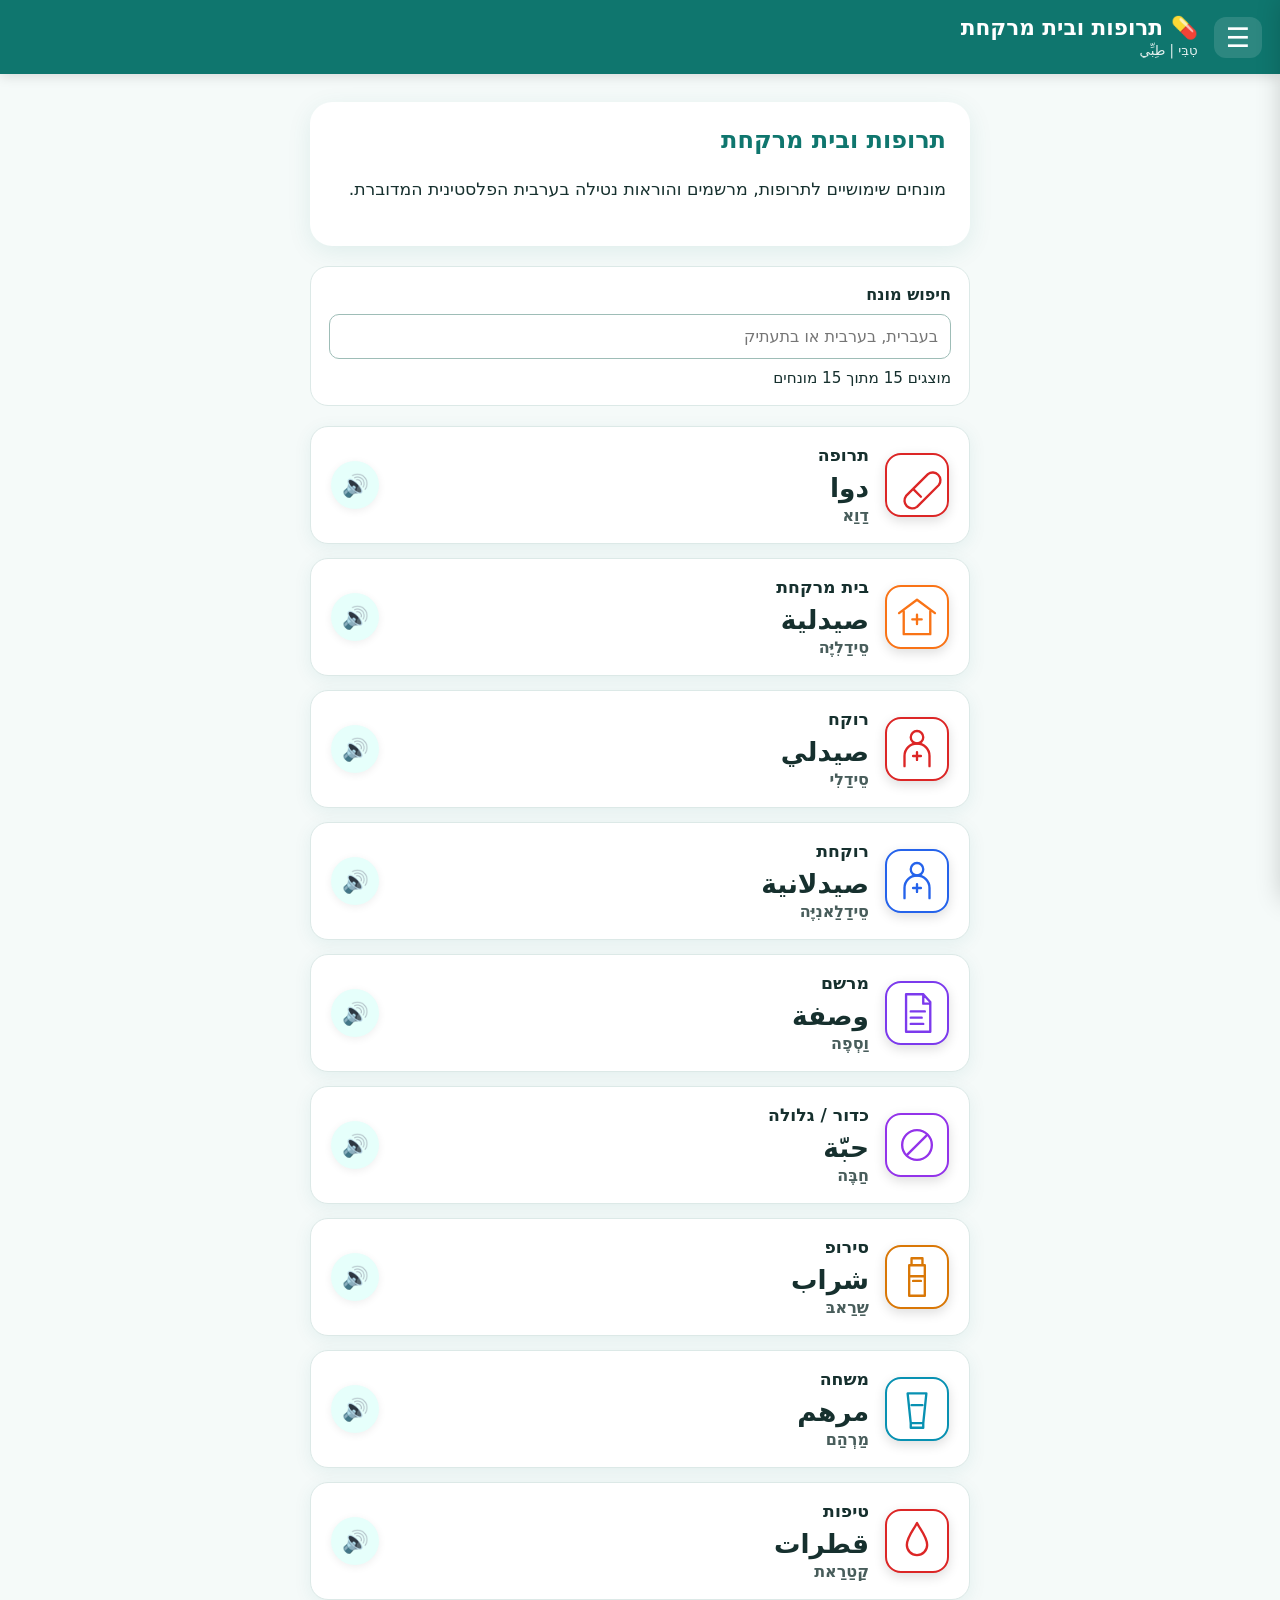
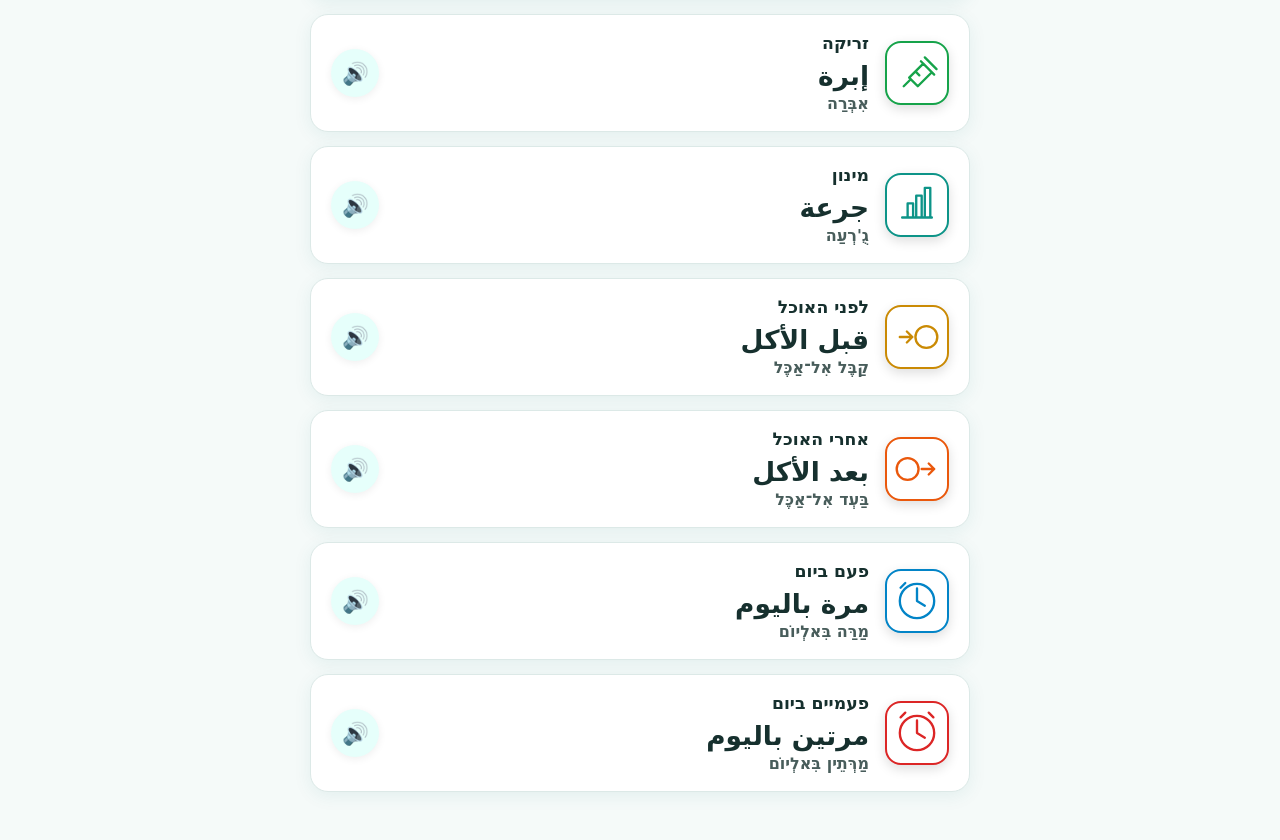
<file: categories/pharmacy/index.html>
<!doctype html><html lang="he" dir="rtl"><head><meta charset="UTF-8"><meta name="viewport" content="width=device-width,initial-scale=1"><meta name="theme-color" content="#0f766e"><title>תרופות ובית מרקחת | טִבִּי</title><link rel="manifest" href="../../manifest.json"><link rel="icon" href="../../icon.svg" type="image/svg+xml"><link rel="apple-touch-icon" sizes="192x192" href="../../icon-192.png"><link rel="stylesheet" href="../../style.css"></head><body><header><button id="menuBtn" aria-controls="drawer" aria-expanded="false" aria-label="פתיחת תפריט">☰</button><div><b>💊 תרופות ובית מרקחת</b><small>טִבִּי | طِبِّي</small></div></header><div id="shade"></div><nav id="drawer" inert aria-hidden="true" aria-label="תפריט ראשי"><button id="closeBtn" aria-label="סגירת תפריט">×</button><h2>טִבִּי | طِبِّي</h2><a href="../../index.html">🏠 דף הבית</a><a href="../blood/">🩸 לקיחת דם ובדיקות דם</a><a href="../doctor/">🩺 בדיקה אצל רופא / רופאה</a><a href="./">💊 תרופות ובית מרקחת</a><a href="../hospital/">🏥 בית חולים ובדיקות</a></nav><main class="home"><section class="intro"><h1>תרופות ובית מרקחת</h1><p>מונחים שימושיים לתרופות, מרשמים והוראות נטילה בערבית הפלסטינית המדוברת.</p></section><section class="search-box" aria-label="חיפוש בקטגוריה"><label for="termSearch">חיפוש מונח</label><input id="termSearch" type="search" placeholder="בעברית, בערבית או בתעתיק" autocomplete="off"><p id="searchStatus" role="status" aria-live="polite"></p></section><p id="audioStatus" role="status" class="audio-status"></p><section class="terms" aria-label="מונחים"><article class="term-card"><div class="icon-wrap"><svg class="term-icon" viewBox="0 0 64 64" aria-hidden="true" stroke="currentColor" stroke-width="3" fill="none" stroke-linecap="round" stroke-linejoin="round"><path d="M18 46L46 18a10 10 0 0 1 14 14L32 60a10 10 0 0 1-14-14zM27 37l10 10"/></svg></div><div class="term-text"><div class="he">תרופה</div><div class="ar" lang="ar" dir="rtl">دوا</div><div class="tr">דַוַא</div></div><button class="audio-btn" type="button" data-audio="../../audio/pharmacy/elevenlabs-2026-10-02-07-50-00.mp3" aria-label="השמעת תרופה בערבית" aria-pressed="false">🔊</button></article><article class="term-card"><div class="icon-wrap"><svg class="term-icon" viewBox="0 0 64 64" aria-hidden="true" stroke="currentColor" stroke-width="3" fill="none" stroke-linecap="round" stroke-linejoin="round"><path d="M9 27l23-17 23 17M15 25v29h34V25M26 35h12M32 29v12"/></svg></div><div class="term-text"><div class="he">בית מרקחת</div><div class="ar" lang="ar" dir="rtl">صيدلية</div><div class="tr">סֵידַלִיֶּה</div></div><button class="audio-btn" type="button" data-audio="../../audio/pharmacy/elevenlabs-2026-10-02-07-49-23.mp3" aria-label="השמעת בית מרקחת בערבית" aria-pressed="false">🔊</button></article><article class="term-card"><div class="icon-wrap"><svg class="term-icon" viewBox="0 0 64 64" aria-hidden="true" stroke="currentColor" stroke-width="3" fill="none" stroke-linecap="round" stroke-linejoin="round"><circle cx="32" cy="17" r="8"/><path d="M16 54V41a16 16 0 0 1 32 0v13M27 41h10M32 36v10"/></svg></div><div class="term-text"><div class="he">רוקח</div><div class="ar" lang="ar" dir="rtl">صيدلي</div><div class="tr">סֵידַלִי</div></div><button class="audio-btn" type="button" data-audio="../../audio/pharmacy/elevenlabs-2026-10-02-07-49-08.mp3" aria-label="השמעת רוקח בערבית" aria-pressed="false">🔊</button></article><article class="term-card"><div class="icon-wrap"><svg class="term-icon" viewBox="0 0 64 64" aria-hidden="true" stroke="currentColor" stroke-width="3" fill="none" stroke-linecap="round" stroke-linejoin="round"><circle cx="32" cy="17" r="8"/><path d="M16 54V41a16 16 0 0 1 32 0v13M27 41h10M32 36v10"/></svg></div><div class="term-text"><div class="he">רוקחת</div><div class="ar" lang="ar" dir="rtl">صيدلانية</div><div class="tr">סֵידַלַאנִיֶּה</div></div><button class="audio-btn" type="button" data-audio="../../audio/pharmacy/elevenlabs-2026-10-02-07-48-50.mp3" aria-label="השמעת רוקחת בערבית" aria-pressed="false">🔊</button></article><article class="term-card"><div class="icon-wrap"><svg class="term-icon" viewBox="0 0 64 64" aria-hidden="true" stroke="currentColor" stroke-width="3" fill="none" stroke-linecap="round" stroke-linejoin="round"><path d="M18 8h22l9 10v38H18zM40 8v12h9M24 30h18M24 38h14M24 46h16"/></svg></div><div class="term-text"><div class="he">מרשם</div><div class="ar" lang="ar" dir="rtl">وصفة</div><div class="tr">וַסְפֶה</div></div><button class="audio-btn" type="button" data-audio="../../audio/pharmacy/elevenlabs-2026-10-02-07-48-32.mp3" aria-label="השמעת מרשם בערבית" aria-pressed="false">🔊</button></article><article class="term-card"><div class="icon-wrap"><svg class="term-icon" viewBox="0 0 64 64" aria-hidden="true" stroke="currentColor" stroke-width="3" fill="none" stroke-linecap="round" stroke-linejoin="round"><circle cx="32" cy="32" r="19"/><path d="M19 45l26-26"/></svg></div><div class="term-text"><div class="he">כדור / גלולה</div><div class="ar" lang="ar" dir="rtl">حبّة</div><div class="tr">חַבֶּה</div></div><button class="audio-btn" type="button" data-audio="../../audio/pharmacy/elevenlabs-2026-10-02-07-48-17.mp3" aria-label="השמעת כדור / גלולה בערבית" aria-pressed="false">🔊</button></article><article class="term-card"><div class="icon-wrap"><svg class="term-icon" viewBox="0 0 64 64" aria-hidden="true" stroke="currentColor" stroke-width="3" fill="none" stroke-linecap="round" stroke-linejoin="round"><path d="M25 8h14v9H25zM22 17h20v39H22zM22 31h20M27 37h10"/></svg></div><div class="term-text"><div class="he">סירופ</div><div class="ar" lang="ar" dir="rtl">شراب</div><div class="tr">שַרַאבּ</div></div><button class="audio-btn" type="button" data-audio="../../audio/pharmacy/elevenlabs-2026-10-02-07-48-02.mp3" aria-label="השמעת סירופ בערבית" aria-pressed="false">🔊</button></article><article class="term-card"><div class="icon-wrap"><svg class="term-icon" viewBox="0 0 64 64" aria-hidden="true" stroke="currentColor" stroke-width="3" fill="none" stroke-linecap="round" stroke-linejoin="round"><path d="M20 12h24l-4 38H24zM24 50h16v6H24zM25 27h14"/></svg></div><div class="term-text"><div class="he">משחה</div><div class="ar" lang="ar" dir="rtl">مرهم</div><div class="tr">מַרְהַם</div></div><button class="audio-btn" type="button" data-audio="../../audio/pharmacy/elevenlabs-2026-10-02-07-47-31.mp3" aria-label="השמעת משחה בערבית" aria-pressed="false">🔊</button></article><article class="term-card"><div class="icon-wrap"><svg class="term-icon" viewBox="0 0 64 64" aria-hidden="true" stroke="currentColor" stroke-width="3" fill="none" stroke-linecap="round" stroke-linejoin="round"><path d="M32 9c-4 8-13 18-13 28a13 13 0 0 0 26 0C45 27 36 17 32 9z"/></svg></div><div class="term-text"><div class="he">טיפות</div><div class="ar" lang="ar" dir="rtl">قطرات</div><div class="tr">קַטַרַאת</div></div><button class="audio-btn" type="button" data-audio="../../audio/pharmacy/elevenlabs-2026-10-02-07-47-07.mp3" aria-label="השמעת טיפות בערבית" aria-pressed="false">🔊</button></article><article class="term-card"><div class="icon-wrap"><svg class="term-icon" viewBox="0 0 64 64" aria-hidden="true" stroke="currentColor" stroke-width="3" fill="none" stroke-linecap="round" stroke-linejoin="round"><path d="M15 49l9-9M22 38l18-18 11 11-18 18zM37 17l17 17M42 12l15 15M30 30l5 5"/></svg></div><div class="term-text"><div class="he">זריקה</div><div class="ar" lang="ar" dir="rtl">إبرة</div><div class="tr">אִבְּרַה</div></div><button class="audio-btn" type="button" data-audio="../../audio/pharmacy/elevenlabs-2026-10-02-07-46-45.mp3" aria-label="השמעת זריקה בערבית" aria-pressed="false">🔊</button></article><article class="term-card"><div class="icon-wrap"><svg class="term-icon" viewBox="0 0 64 64" aria-hidden="true" stroke="currentColor" stroke-width="3" fill="none" stroke-linecap="round" stroke-linejoin="round"><path d="M13 48h38M20 48V30h7v18M31 48V20h7v28M42 48V10h7v38"/></svg></div><div class="term-text"><div class="he">מינון</div><div class="ar" lang="ar" dir="rtl">جرعة</div><div class="tr">גֻ'רְעַה</div></div><button class="audio-btn" type="button" data-audio="../../audio/pharmacy/elevenlabs-2026-10-02-07-46-27.mp3" aria-label="השמעת מינון בערבית" aria-pressed="false">🔊</button></article><article class="term-card"><div class="icon-wrap"><svg class="term-icon" viewBox="0 0 64 64" aria-hidden="true" stroke="currentColor" stroke-width="3" fill="none" stroke-linecap="round" stroke-linejoin="round"><path d="M10 32h16M19 25l7 7-7 7"/><circle cx="44" cy="32" r="14"/></svg></div><div class="term-text"><div class="he">לפני האוכל</div><div class="ar" lang="ar" dir="rtl">قبل الأكل</div><div class="tr">קַבֶּל אִל־אַכֶּל</div></div><button class="audio-btn" type="button" data-audio="../../audio/pharmacy/elevenlabs-2026-10-02-07-46-10.mp3" aria-label="השמעת לפני האוכל בערבית" aria-pressed="false">🔊</button></article><article class="term-card"><div class="icon-wrap"><svg class="term-icon" viewBox="0 0 64 64" aria-hidden="true" stroke="currentColor" stroke-width="3" fill="none" stroke-linecap="round" stroke-linejoin="round"><circle cx="20" cy="32" r="14"/><path d="M38 32h16M47 25l7 7-7 7"/></svg></div><div class="term-text"><div class="he">אחרי האוכל</div><div class="ar" lang="ar" dir="rtl">بعد الأكل</div><div class="tr">בַּעְד אִל־אַכֶּל</div></div><button class="audio-btn" type="button" data-audio="../../audio/pharmacy/elevenlabs-2026-10-02-07-45-47.mp3" aria-label="השמעת אחרי האוכל בערבית" aria-pressed="false">🔊</button></article><article class="term-card"><div class="icon-wrap"><svg class="term-icon" viewBox="0 0 64 64" aria-hidden="true" stroke="currentColor" stroke-width="3" fill="none" stroke-linecap="round" stroke-linejoin="round"><circle cx="32" cy="32" r="22"/><path d="M32 16v16l10 6"/><path d="M17 9l-6 6"/></svg></div><div class="term-text"><div class="he">פעם ביום</div><div class="ar" lang="ar" dir="rtl">مرة باليوم</div><div class="tr">מַרַּה בִּאלְיוֹם</div></div><button class="audio-btn" type="button" data-audio="../../audio/pharmacy/elevenlabs-2026-10-02-07-52-39.mp3" aria-label="השמעת פעם ביום בערבית" aria-pressed="false">🔊</button></article><article class="term-card"><div class="icon-wrap"><svg class="term-icon" viewBox="0 0 64 64" aria-hidden="true" stroke="currentColor" stroke-width="3" fill="none" stroke-linecap="round" stroke-linejoin="round"><circle cx="32" cy="32" r="22"/><path d="M32 16v16l10 6M11 12l6-6M47 6l6 6"/></svg></div><div class="term-text"><div class="he">פעמיים ביום</div><div class="ar" lang="ar" dir="rtl">مرتين باليوم</div><div class="tr">מַרְּתֵין בִּאלְיוֹם</div></div><button class="audio-btn" type="button" data-audio="../../audio/pharmacy/elevenlabs-2026-10-02-07-44-01.mp3" aria-label="השמעת פעמיים ביום בערבית" aria-pressed="false">🔊</button></article></section></main><script src="../../app.js"></script></body></html>
</file>
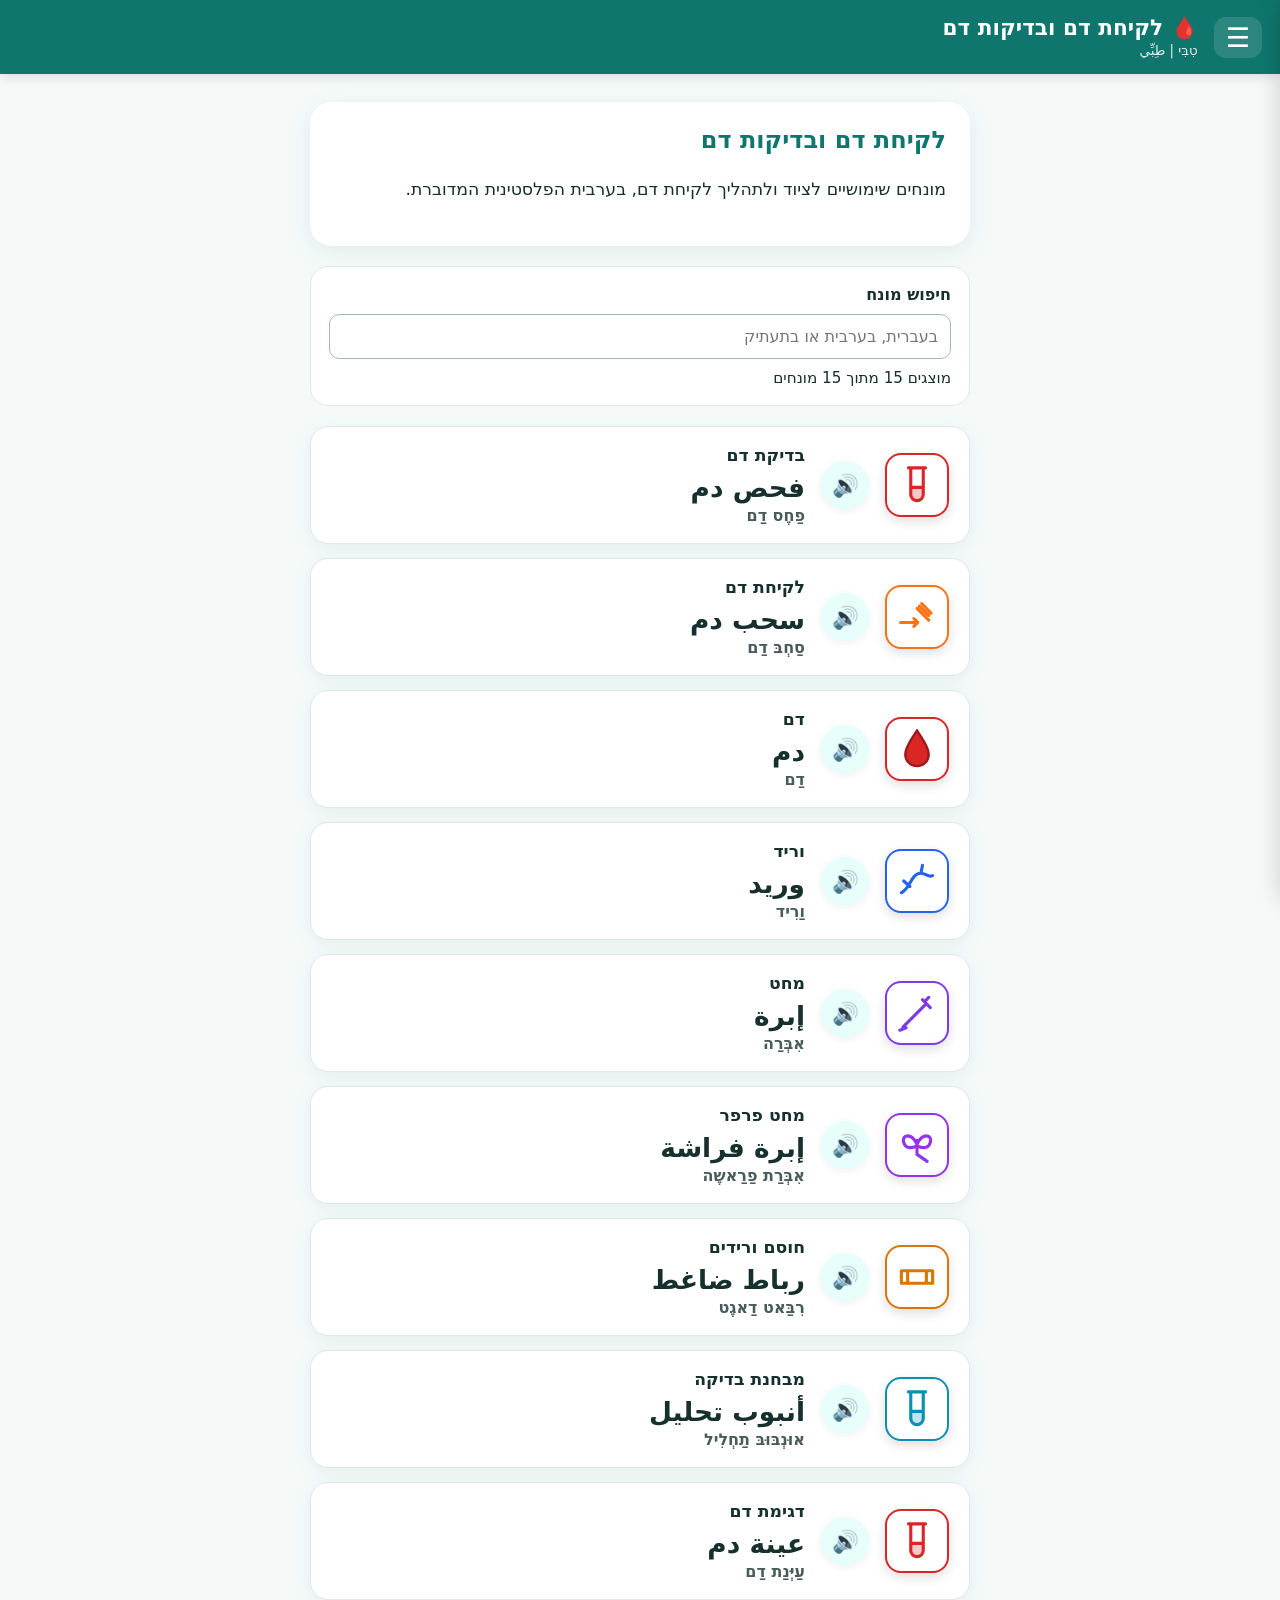
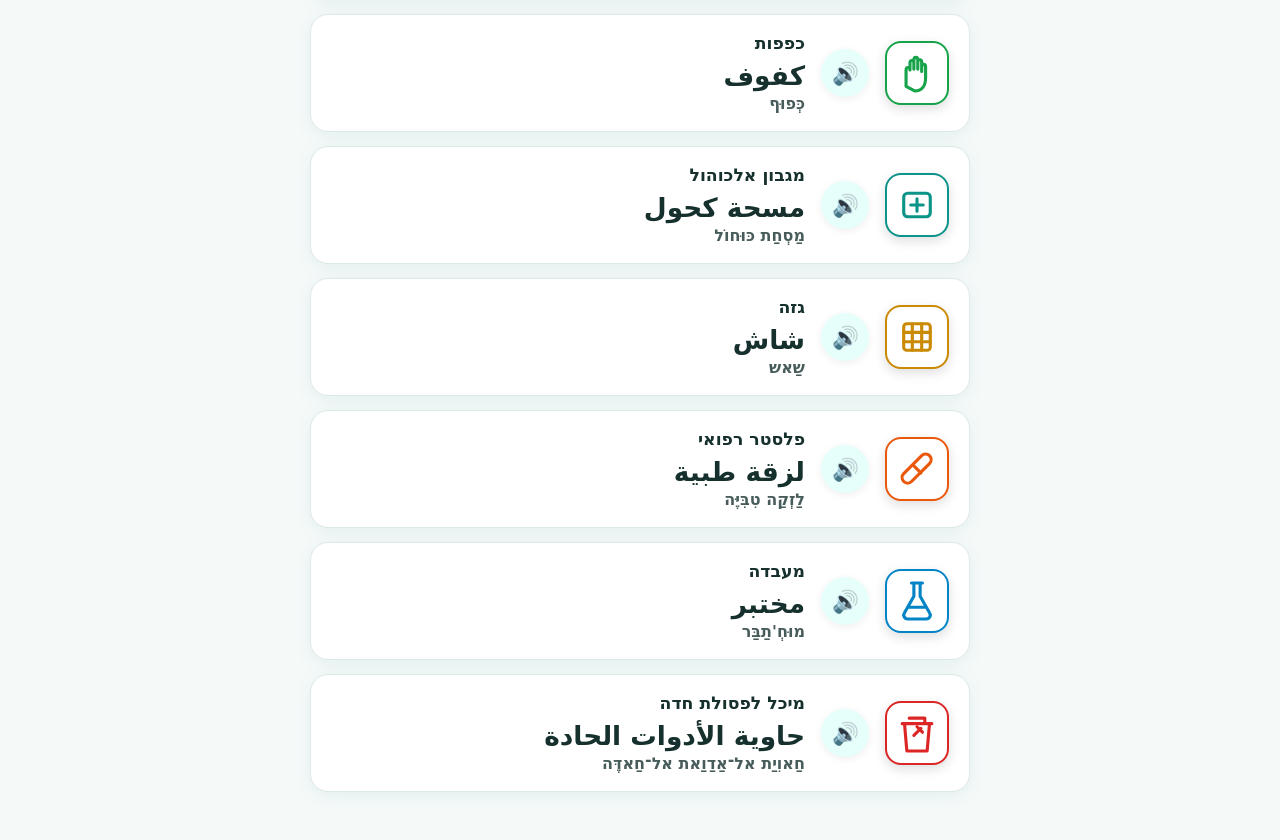
<file: blood.html>
<!doctype html><html lang="he" dir="rtl"><head><meta charset="UTF-8"><meta name="viewport" content="width=device-width,initial-scale=1"><meta http-equiv="refresh" content="0;url=categories/blood/"><link rel="canonical" href="categories/blood/"><title>טִבִּי | לקיחת דם</title><script>location.replace('categories/blood/')</script></head><body><p><a href="categories/blood/">מעבר לקטגוריית לקיחת דם ובדיקות דם</a></p></body></html>
</file>
<file: style.css>
:root{font-family:system-ui,-apple-system,"Segoe UI",Arial,sans-serif;color:#16302e;background:#f5faf9}*{box-sizing:border-box}body{margin:0}header{height:74px;background:#0f766e;color:white;display:flex;align-items:center;gap:16px;padding:12px 18px;position:relative;z-index:5;box-shadow:0 2px 12px #0002}header b{display:block;font-size:1.35rem}header small{opacity:.9}button{font:inherit}#menuBtn{border:0;background:#ffffff20;color:white;font-size:1.7rem;border-radius:12px;padding:5px 12px}#drawer{position:fixed;z-index:20;top:0;right:-310px;width:min(82vw,300px);height:100%;background:white;padding:24px;box-shadow:-8px 0 25px #0003;transition:.25s}#drawer.open{right:0}#drawer a{display:block;text-decoration:none;color:#16302e;padding:15px 8px;border-bottom:1px solid #dce9e7;font-weight:650}#closeBtn{float:left;border:0;background:#e8f3f1;border-radius:50%;width:40px;height:40px;font-size:1.6rem}#shade{display:none;position:fixed;inset:0;background:#0007;z-index:15}#shade.show{display:block}.home{max-width:700px;margin:auto;padding:28px 20px 48px}.hero svg{width:100%;max-height:310px}.intro{background:white;border-radius:22px;padding:24px;box-shadow:0 6px 24px #0f766e18}.intro h1{margin-top:0;color:#0f766e}.intro p{font-size:1.08rem;line-height:1.8}@media(prefers-color-scheme:dark){:root{color:#e7f3f1;background:#0b1716}.intro,#drawer{background:#122321}.intro h1{color:#5eead4}#drawer a{color:#e7f3f1;border-color:#29403d}}#installBtn{display:block;width:100%;margin-top:18px;border:0;border-radius:14px;padding:14px 18px;background:#0f766e;color:#fff;font-weight:750;font-size:1.05rem;cursor:pointer}#installBtn[hidden]{display:none}.terms{display:grid;gap:14px;margin-top:20px}.term-card{background:#fff;border-radius:18px;padding:18px 20px;box-shadow:0 4px 18px #0f766e14;border:1px solid #dce9e7}.term-card .he{font-weight:800;font-size:1.08rem}.term-card .ar{font-size:1.65rem;font-weight:750;margin:7px 0 3px}.term-card .tr{opacity:.78;font-weight:650}@media(prefers-color-scheme:dark){.term-card{background:#122321;border-color:#29403d}}.term-card{display:flex;align-items:center;gap:16px}.icon-wrap{width:64px;height:64px;min-width:64px;border-radius:16px;background:#e6fffb;color:#0f766e;display:grid;place-items:center}.term-icon{width:48px;height:48px}.term-text{min-width:0;flex:1}@media(prefers-color-scheme:dark){.icon-wrap{background:#173c38;color:#5eead4}}.term-card:nth-child(15n+1) .icon-wrap{background:#fee2e2;color:#dc2626}.term-card:nth-child(15n+2) .icon-wrap{background:#ffedd5;color:#ea580c}.term-card:nth-child(15n+3) .icon-wrap{background:#ffe4e6;color:#e11d48}.term-card:nth-child(15n+4) .icon-wrap{background:#dbeafe;color:#2563eb}.term-card:nth-child(15n+5) .icon-wrap{background:#e0e7ff;color:#4f46e5}.term-card:nth-child(15n+6) .icon-wrap{background:#f3e8ff;color:#9333ea}.term-card:nth-child(15n+7) .icon-wrap{background:#fef3c7;color:#d97706}.term-card:nth-child(15n+8) .icon-wrap{background:#cffafe;color:#0891b2}.term-card:nth-child(15n+9) .icon-wrap{background:#fce7f3;color:#db2777}.term-card:nth-child(15n+10) .icon-wrap{background:#dcfce7;color:#16a34a}.term-card:nth-child(15n+11) .icon-wrap{background:#ccfbf1;color:#0d9488}.term-card:nth-child(15n+12) .icon-wrap{background:#fef9c3;color:#ca8a04}.term-card:nth-child(15n+13) .icon-wrap{background:#ffedd5;color:#c2410c}.term-card:nth-child(15n+14) .icon-wrap{background:#e0f2fe;color:#0284c7}.term-card:nth-child(15n+15) .icon-wrap{background:#f1f5f9;color:#475569}@media(prefers-color-scheme:dark){.term-card .icon-wrap{filter:saturate(1.15) brightness(.9)}}.icon-wrap{background:#fff!important;border:2px solid currentColor;box-shadow:0 4px 12px #0002}.term-icon{width:50px;height:50px}.term-icon [stroke="currentColor"]{stroke-width:4}.term-card:nth-child(15n+1) .icon-wrap{color:#dc2626}.term-card:nth-child(15n+2) .icon-wrap{color:#f97316}.term-card:nth-child(15n+3) .icon-wrap{color:#dc2626}.term-card:nth-child(15n+4) .icon-wrap{color:#2563eb}.term-card:nth-child(15n+5) .icon-wrap{color:#7c3aed}.term-card:nth-child(15n+6) .icon-wrap{color:#9333ea}.term-card:nth-child(15n+7) .icon-wrap{color:#d97706}.term-card:nth-child(15n+8) .icon-wrap{color:#0891b2}.term-card:nth-child(15n+9) .icon-wrap{color:#dc2626}.term-card:nth-child(15n+10) .icon-wrap{color:#16a34a}.term-card:nth-child(15n+11) .icon-wrap{color:#0d9488}.term-card:nth-child(15n+12) .icon-wrap{color:#ca8a04}.term-card:nth-child(15n+13) .icon-wrap{color:#ea580c}.term-card:nth-child(15n+14) .icon-wrap{color:#0284c7}.term-card:nth-child(15n+15) .icon-wrap{color:#dc2626}@media(prefers-color-scheme:dark){.term-card .icon-wrap{background:#f8fafc!important;filter:none}}.audio-btn{border:0;background:#e6fffb;color:#0f766e;width:48px;height:48px;min-width:48px;border-radius:50%;font-size:1.35rem;display:grid;place-items:center;cursor:pointer;box-shadow:0 2px 8px #0001}.audio-btn:active{transform:scale(.94)}.audio-btn.playing{background:#0f766e;color:#fff}@media(prefers-color-scheme:dark){.audio-btn{background:#173c38;color:#5eead4}.audio-btn.playing{background:#5eead4;color:#0b1716}}
/* Search, small screens and keyboard navigation */
[hidden]{display:none!important}
body.menu-open{overflow:hidden}
.search-box{margin-top:20px;background:#fff;border-radius:18px;padding:18px;border:1px solid #dce9e7}
.search-box label{display:block;font-weight:750;margin-bottom:10px}
.search-box input{width:100%;font:inherit;font-size:1rem;padding:12px;border:1px solid #9ebdb7;border-radius:10px;background:transparent;color:inherit}
#searchStatus{margin:10px 0 0;font-size:.95rem}
.audio-status:empty{display:none}
.audio-status{line-height:1.6}
button:focus-visible,a:focus-visible,input:focus-visible{outline:3px solid #2563eb;outline-offset:4px}
@media(max-width:420px){.home{padding:20px 12px 36px}.term-card{padding:14px 12px;gap:10px}.icon-wrap{width:48px;height:48px;min-width:48px}.term-icon{width:38px;height:38px}.term-card .ar{overflow-wrap:anywhere}.term-card .tr{line-height:1.5}header{height:auto;min-height:74px;gap:10px;padding:12px}.intro{padding:20px}}
@media(prefers-color-scheme:dark){.search-box{background:#122321;border-color:#29403d}}
@media(prefers-reduced-motion:reduce){#drawer{transition:none}.audio-btn:active{transform:none}}
.category-links{display:grid;gap:10px;margin:20px 0}
.category-links a{padding:14px;border:1px solid #9ebdb7;border-radius:12px;color:inherit;text-decoration:none;font-weight:700}

/* Keep every navigation link reachable on short mobile screens. */
#drawer{height:100vh;height:100dvh;overflow-y:auto;overflow-x:hidden;overscroll-behavior-y:contain;-webkit-overflow-scrolling:touch;padding-bottom:calc(24px + env(safe-area-inset-bottom,0px))}
</file>
